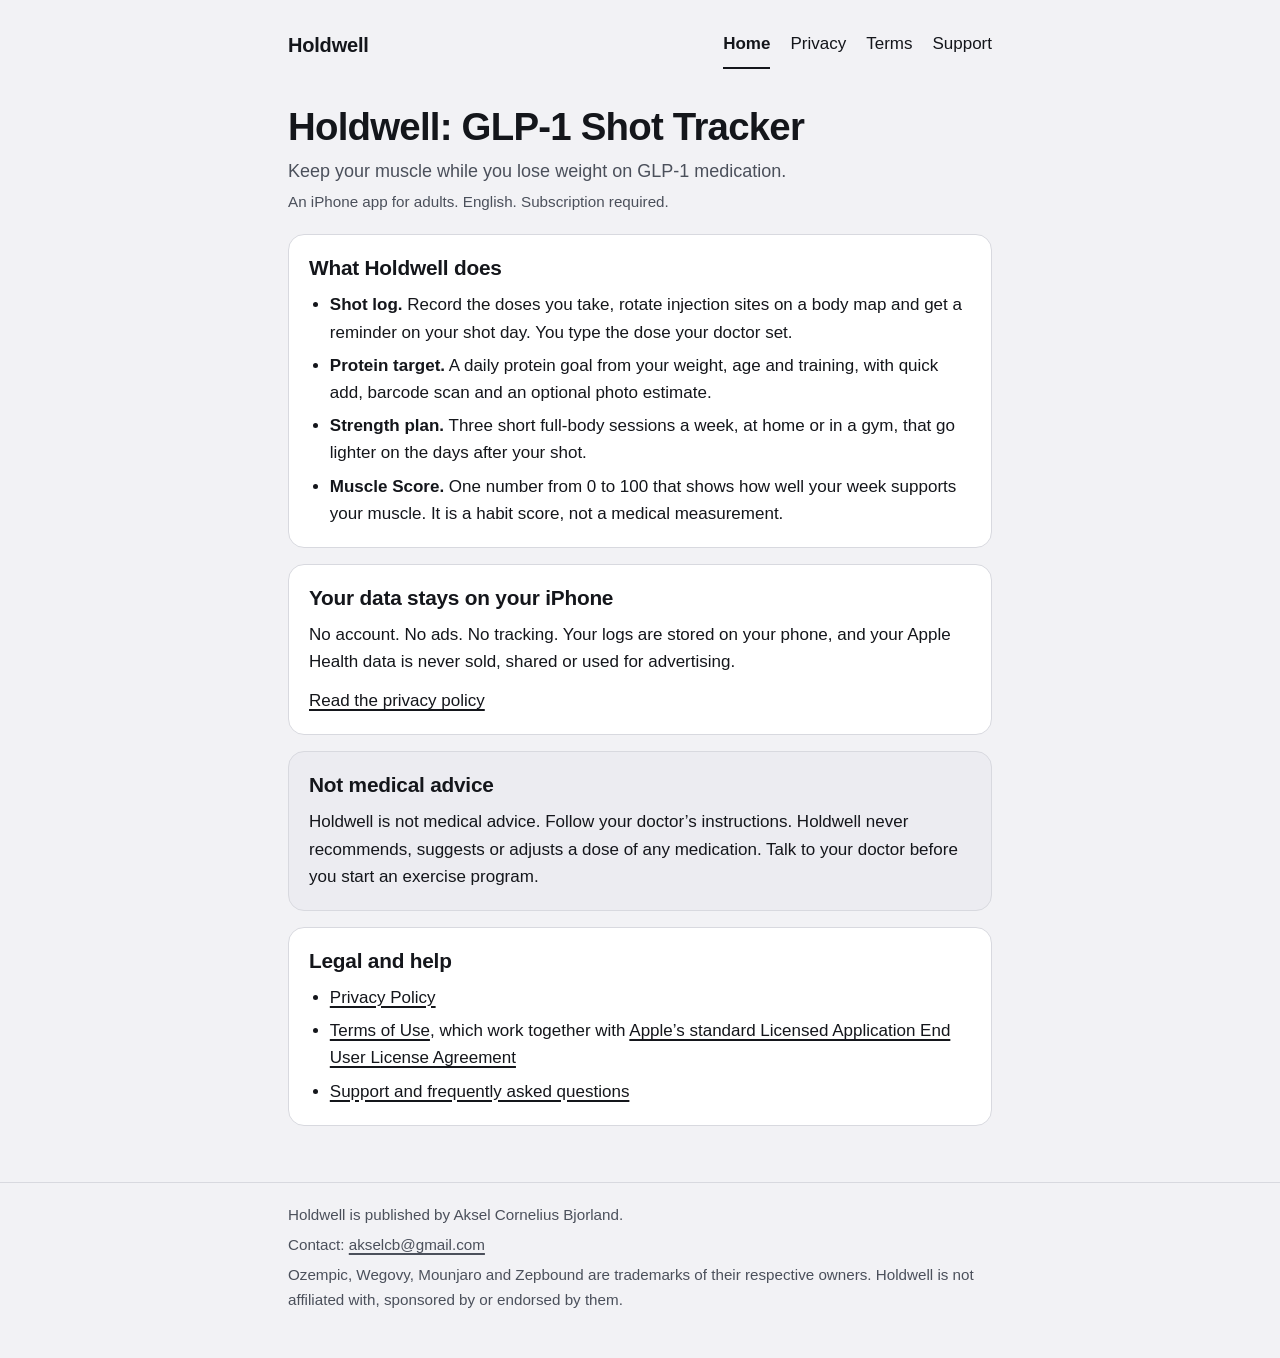
<file: index.html>
<!doctype html>
<html lang="en">
<head>
<meta charset="utf-8">
<meta name="viewport" content="width=device-width, initial-scale=1">
<title>Holdwell: GLP-1 Shot Tracker</title>
<meta name="description" content="Holdwell is an iPhone app for adults on GLP-1 medication: a shot log, a daily protein target and three short strength sessions a week. Privacy policy, terms and support.">
<meta name="color-scheme" content="light dark">
<meta name="theme-color" content="#F2F2F5" media="(prefers-color-scheme: light)">
<meta name="theme-color" content="#0A0B0E" media="(prefers-color-scheme: dark)">
<link rel="icon" href="data:image/svg+xml,%3Csvg xmlns='http://www.w3.org/2000/svg' viewBox='0 0 64 64'%3E%3Crect width='64' height='64' rx='14' fill='%2316171c'/%3E%3Cpath d='M51.48 34.48A19.5 19.5 0 0 1 44.53 48.54' stroke='%23323640' stroke-width='7.6' stroke-linecap='round' fill='none'/%3E%3Cpath d='M19.47 48.54A19.5 19.5 0 0 1 22.40 16.63' stroke='%23F2A20C' stroke-width='7.6' stroke-linecap='butt' fill='none'/%3E%3Cpath d='M23.30 16.15A19.5 19.5 0 0 1 46.69 20.78' stroke='%23F0505A' stroke-width='7.6' stroke-linecap='butt' fill='none'/%3E%3Cpath d='M47.35 21.57A19.5 19.5 0 0 1 51.50 33.46' stroke='%231FAE9E' stroke-width='7.6' stroke-linecap='butt' fill='none'/%3E%3Ccircle cx='19.47' cy='48.54' r='3.8' fill='%23F2A20C'/%3E%3Ccircle cx='51.50' cy='33.46' r='3.8' fill='%231FAE9E'/%3E%3C/svg%3E">
<link rel="stylesheet" href="site.css">
</head>
<body>
<a class="skip" href="#main">Skip to content</a>

<header class="site">
  <div class="wrap">
    <a class="brand" href="index.html">Holdwell</a>
    <nav class="site" aria-label="Main">
      <ul>
        <li><a href="index.html" aria-current="page">Home</a></li>
        <li><a href="privacy.html">Privacy</a></li>
        <li><a href="terms.html">Terms</a></li>
        <li><a href="support.html">Support</a></li>
      </ul>
    </nav>
  </div>
</header>

<main id="main">
  <div class="wrap">
    <h1>Holdwell: GLP-1 Shot Tracker</h1>
    <p class="lede">Keep your muscle while you lose weight on GLP-1 medication.</p>
    <p class="meta">An iPhone app for adults. English. Subscription required.</p>

    <section class="card" aria-labelledby="what">
      <h2 id="what">What Holdwell does</h2>
      <ul>
        <li><strong>Shot log.</strong> Record the doses you take, rotate injection sites on a body map and get a reminder on your shot day. You type the dose your doctor set.</li>
        <li><strong>Protein target.</strong> A daily protein goal from your weight, age and training, with quick add, barcode scan and an optional photo estimate.</li>
        <li><strong>Strength plan.</strong> Three short full-body sessions a week, at home or in a gym, that go lighter on the days after your shot.</li>
        <li><strong>Muscle Score.</strong> One number from 0 to 100 that shows how well your week supports your muscle. It is a habit score, not a medical measurement.</li>
      </ul>
    </section>

    <section class="card" aria-labelledby="privacy-line">
      <h2 id="privacy-line">Your data stays on your iPhone</h2>
      <p>No account. No ads. No tracking. Your logs are stored on your phone, and your Apple Health data is never sold, shared or used for advertising.</p>
      <p><a href="privacy.html">Read the privacy policy</a></p>
    </section>

    <section class="card tint" aria-labelledby="medical">
      <h2 id="medical">Not medical advice</h2>
      <p>Holdwell is not medical advice. Follow your doctor&rsquo;s instructions. Holdwell never recommends, suggests or adjusts a dose of any medication. Talk to your doctor before you start an exercise program.</p>
    </section>

    <section class="card" aria-labelledby="links">
      <h2 id="links">Legal and help</h2>
      <ul>
        <li><a href="privacy.html">Privacy Policy</a></li>
        <li><a href="terms.html">Terms of Use</a>, which work together with <a href="https://www.apple.com/legal/internet-services/itunes/dev/stdeula/" rel="noopener">Apple&rsquo;s standard Licensed Application End User License Agreement</a></li>
        <li><a href="support.html">Support and frequently asked questions</a></li>
      </ul>
    </section>
  </div>
</main>

<footer class="site">
  <div class="wrap">
    <p>Holdwell is published by Aksel Cornelius Bjorland.</p>
    <p>Contact: <a href="mailto:akselcb@gmail.com">akselcb@gmail.com</a></p>
    <p>Ozempic, Wegovy, Mounjaro and Zepbound are trademarks of their respective owners. Holdwell is not affiliated with, sponsored by or endorsed by them.</p>
  </div>
</footer>
</body>
</html>
</file>
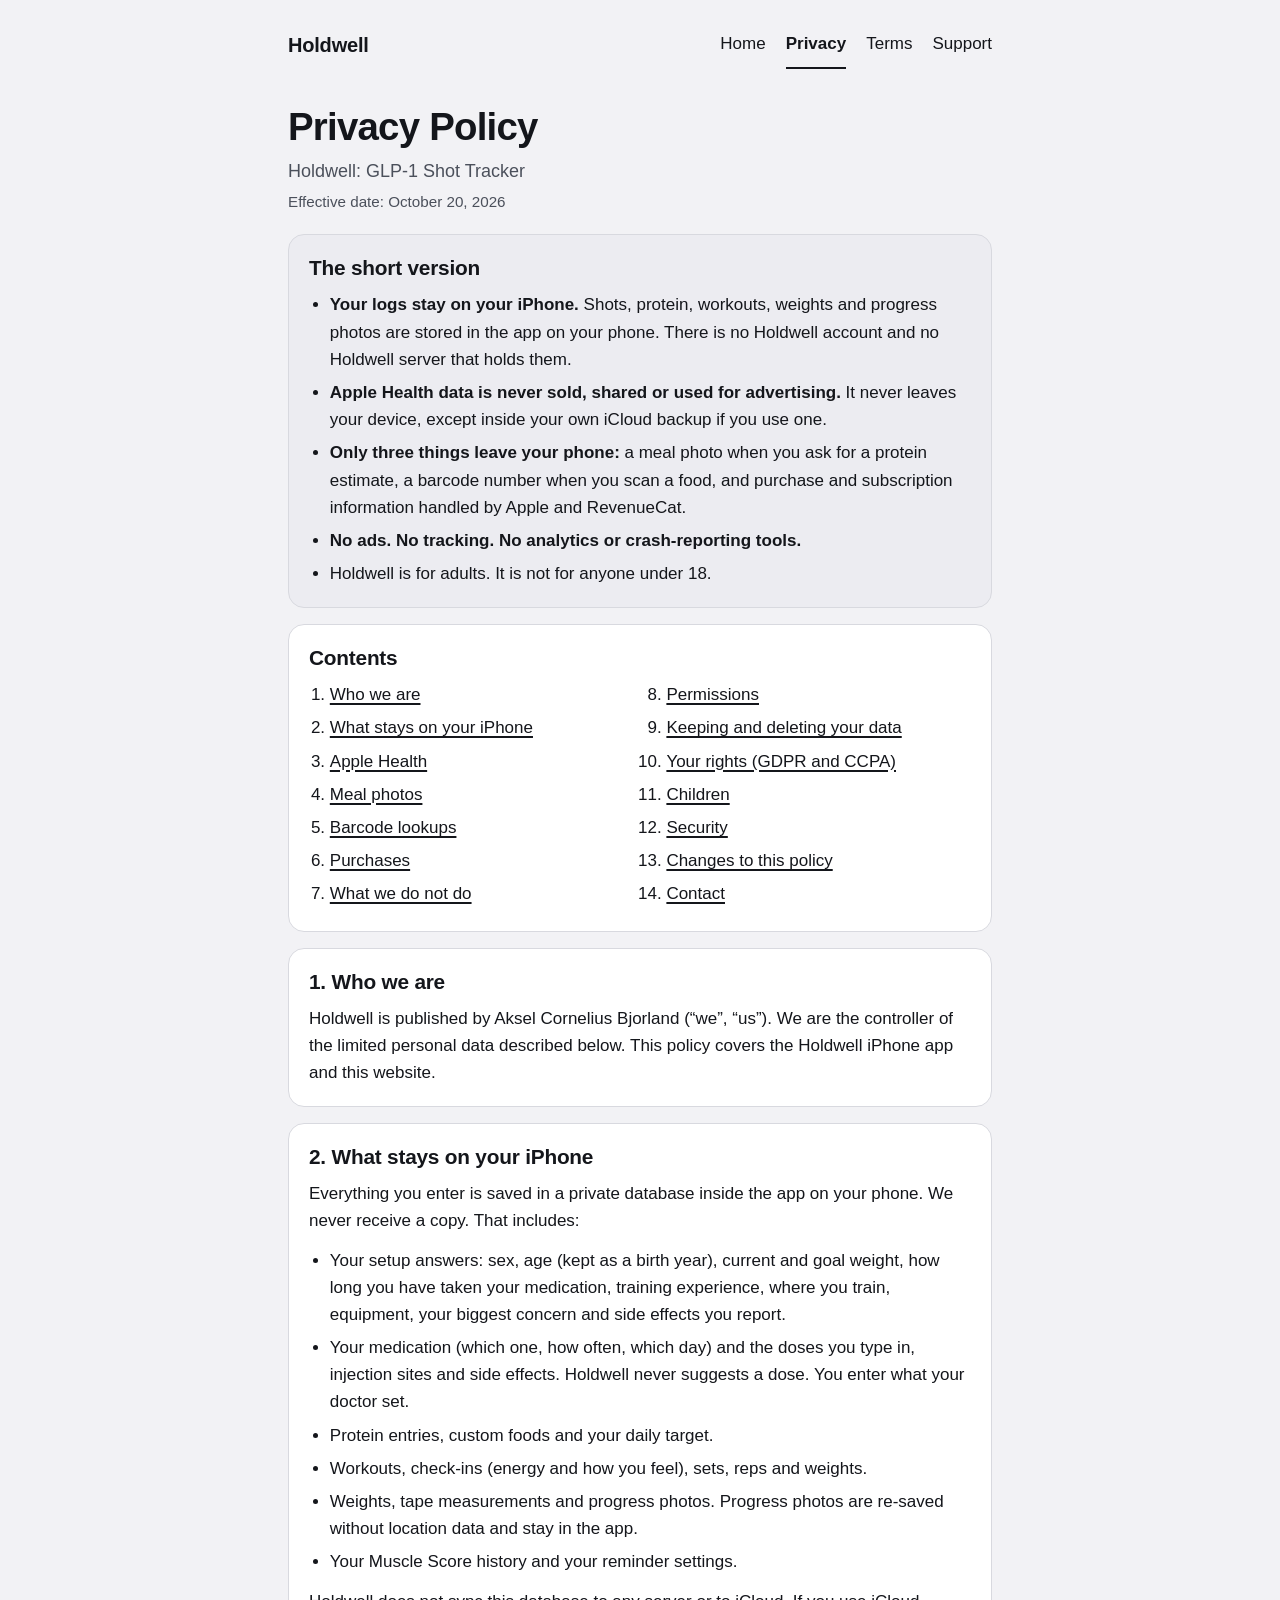
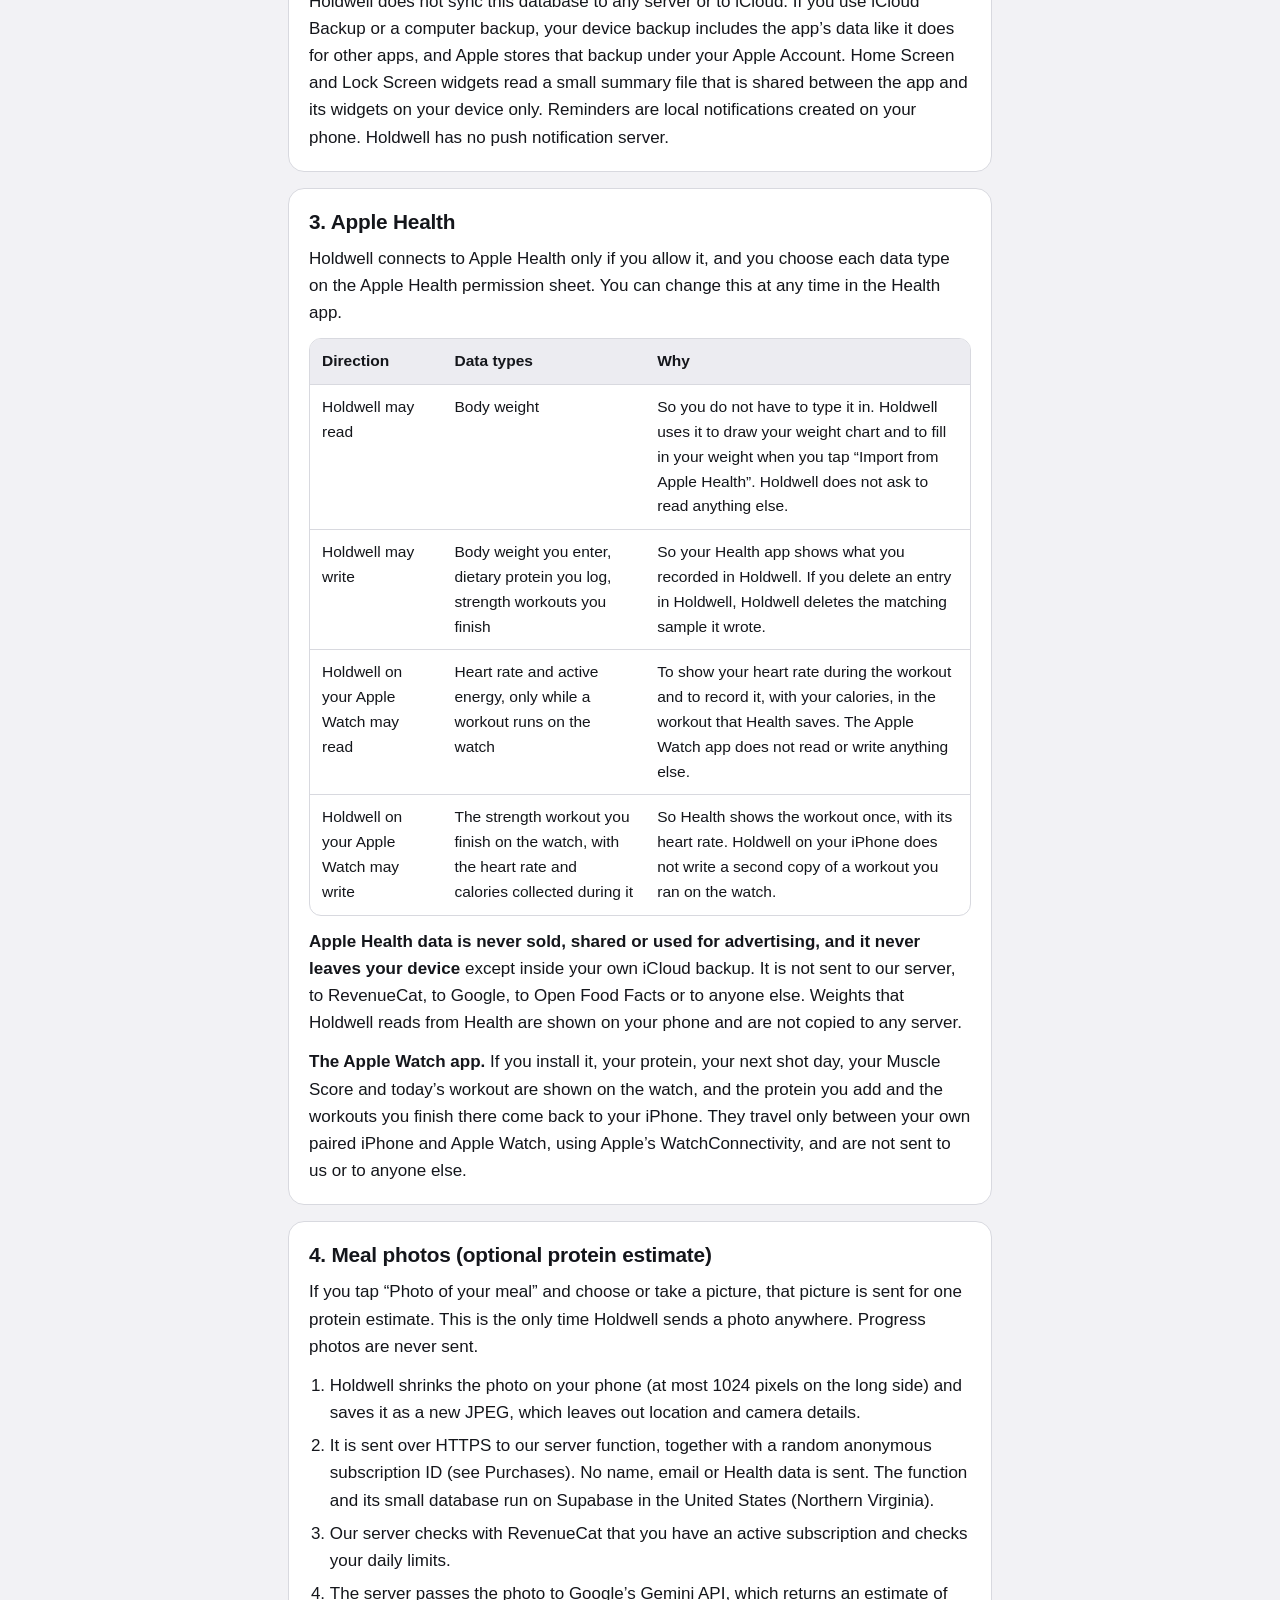
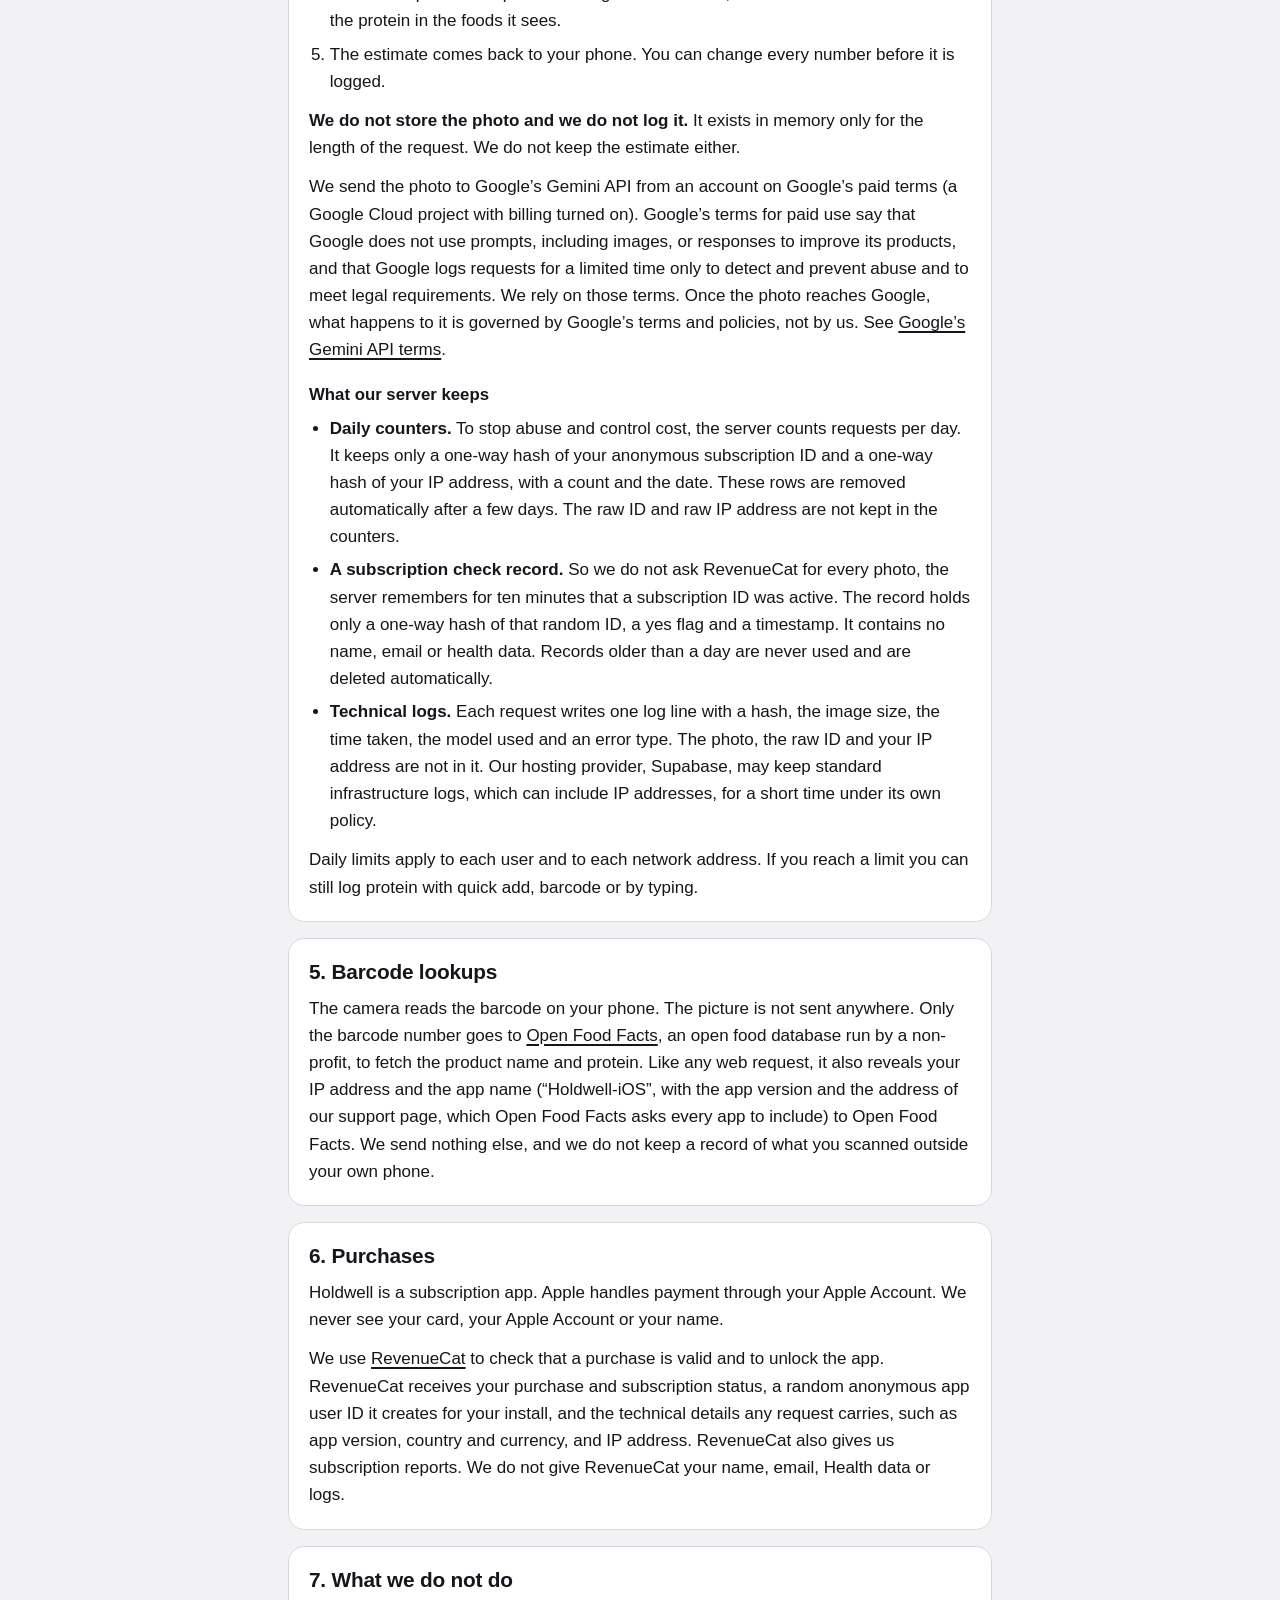
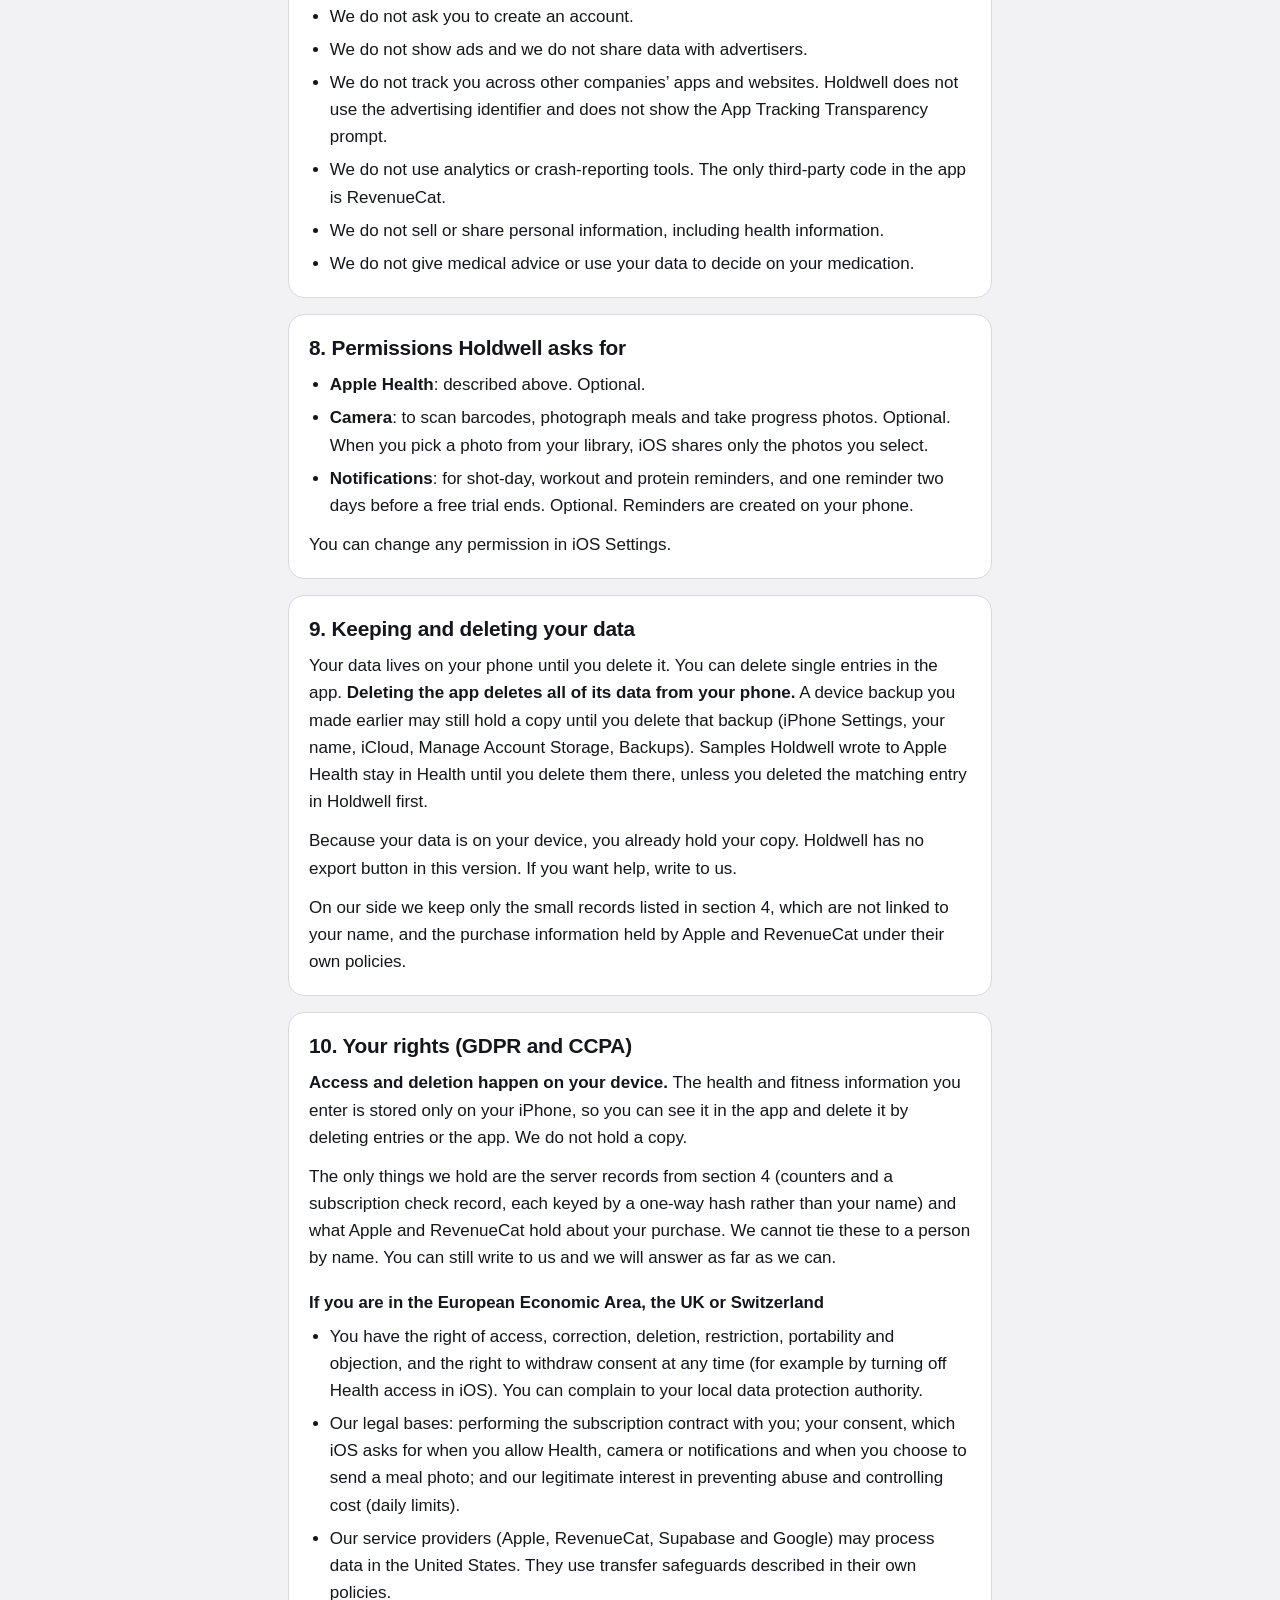
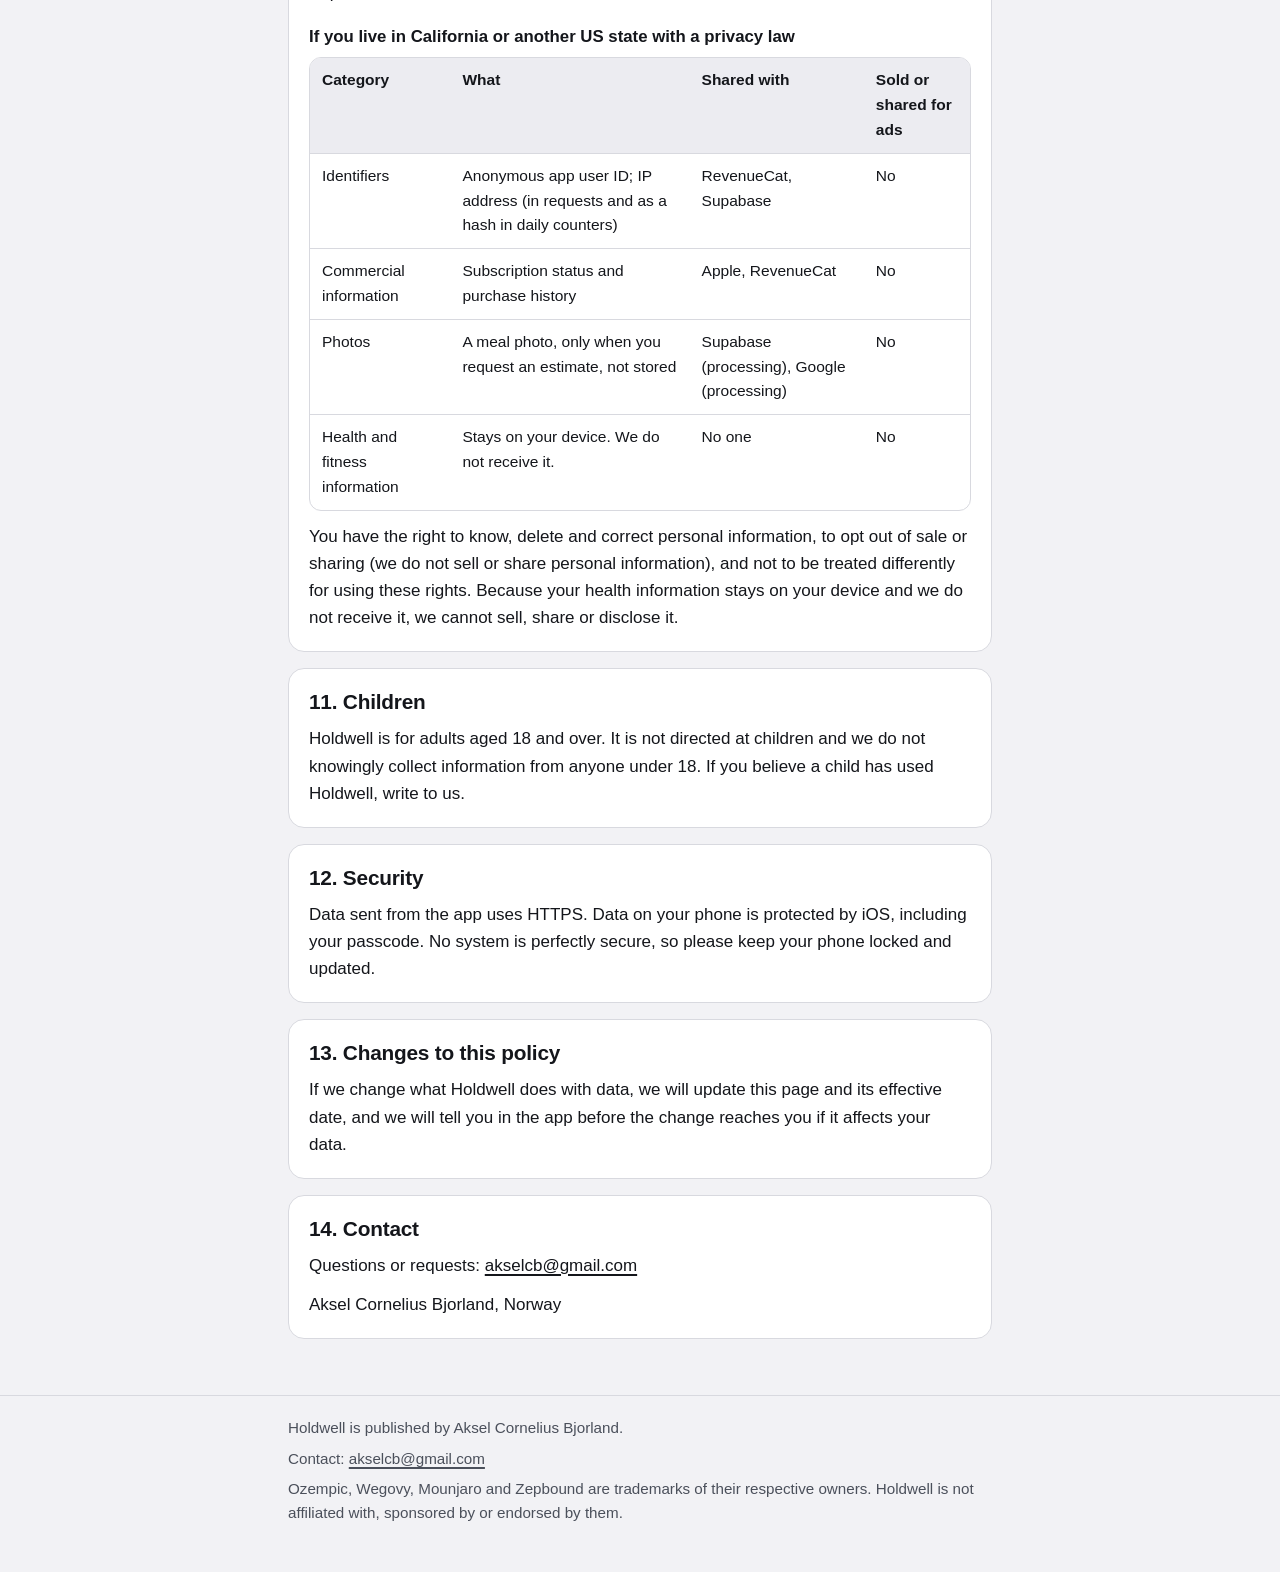
<file: privacy.html>
<!doctype html>
<html lang="en">
<head>
<meta charset="utf-8">
<meta name="viewport" content="width=device-width, initial-scale=1">
<title>Privacy Policy | Holdwell</title>
<meta name="description" content="How Holdwell handles your data. Your logs stay on your iPhone. No account, no ads, no tracking. Apple Health data is never sold, shared or used for advertising.">
<meta name="color-scheme" content="light dark">
<meta name="theme-color" content="#F2F2F5" media="(prefers-color-scheme: light)">
<meta name="theme-color" content="#0A0B0E" media="(prefers-color-scheme: dark)">
<link rel="icon" href="data:image/svg+xml,%3Csvg xmlns='http://www.w3.org/2000/svg' viewBox='0 0 64 64'%3E%3Crect width='64' height='64' rx='14' fill='%2316171c'/%3E%3Cpath d='M51.48 34.48A19.5 19.5 0 0 1 44.53 48.54' stroke='%23323640' stroke-width='7.6' stroke-linecap='round' fill='none'/%3E%3Cpath d='M19.47 48.54A19.5 19.5 0 0 1 22.40 16.63' stroke='%23F2A20C' stroke-width='7.6' stroke-linecap='butt' fill='none'/%3E%3Cpath d='M23.30 16.15A19.5 19.5 0 0 1 46.69 20.78' stroke='%23F0505A' stroke-width='7.6' stroke-linecap='butt' fill='none'/%3E%3Cpath d='M47.35 21.57A19.5 19.5 0 0 1 51.50 33.46' stroke='%231FAE9E' stroke-width='7.6' stroke-linecap='butt' fill='none'/%3E%3Ccircle cx='19.47' cy='48.54' r='3.8' fill='%23F2A20C'/%3E%3Ccircle cx='51.50' cy='33.46' r='3.8' fill='%231FAE9E'/%3E%3C/svg%3E">
<link rel="stylesheet" href="site.css">
</head>
<body>
<a class="skip" href="#main">Skip to content</a>

<header class="site">
  <div class="wrap">
    <a class="brand" href="index.html">Holdwell</a>
    <nav class="site" aria-label="Main">
      <ul>
        <li><a href="index.html">Home</a></li>
        <li><a href="privacy.html" aria-current="page">Privacy</a></li>
        <li><a href="terms.html">Terms</a></li>
        <li><a href="support.html">Support</a></li>
      </ul>
    </nav>
  </div>
</header>

<main id="main">
  <div class="wrap">
    <h1>Privacy Policy</h1>
    <p class="lede">Holdwell: GLP-1 Shot Tracker</p>
    <p class="meta">Effective date: <time datetime="2026-10-20">October 20, 2026</time></p>

    <section class="card tint" id="summary" aria-labelledby="h-summary">
      <h2 id="h-summary">The short version</h2>
      <ul>
        <li><strong>Your logs stay on your iPhone.</strong> Shots, protein, workouts, weights and progress photos are stored in the app on your phone. There is no Holdwell account and no Holdwell server that holds them.</li>
        <li><strong>Apple Health data is never sold, shared or used for advertising.</strong> It never leaves your device, except inside your own iCloud backup if you use one.</li>
        <li><strong>Only three things leave your phone:</strong> a meal photo when you ask for a protein estimate, a barcode number when you scan a food, and purchase and subscription information handled by Apple and RevenueCat.</li>
        <li><strong>No ads. No tracking. No analytics or crash-reporting tools.</strong></li>
        <li>Holdwell is for adults. It is not for anyone under 18.</li>
      </ul>
    </section>

    <nav class="card toc" aria-labelledby="h-toc">
      <h2 id="h-toc">Contents</h2>
      <ol>
        <li><a href="#who">Who we are</a></li>
        <li><a href="#device">What stays on your iPhone</a></li>
        <li><a href="#health">Apple Health</a></li>
        <li><a href="#meal">Meal photos</a></li>
        <li><a href="#barcode">Barcode lookups</a></li>
        <li><a href="#purchases">Purchases</a></li>
        <li><a href="#never">What we do not do</a></li>
        <li><a href="#permissions">Permissions</a></li>
        <li><a href="#retention">Keeping and deleting your data</a></li>
        <li><a href="#rights">Your rights (GDPR and CCPA)</a></li>
        <li><a href="#children">Children</a></li>
        <li><a href="#security">Security</a></li>
        <li><a href="#changes">Changes to this policy</a></li>
        <li><a href="#contact">Contact</a></li>
      </ol>
    </nav>

    <section class="card" id="who" aria-labelledby="h-who">
      <h2 id="h-who">1. Who we are</h2>
      <p>Holdwell is published by Aksel Cornelius Bjorland (&ldquo;we&rdquo;, &ldquo;us&rdquo;). We are the controller of the limited personal data described below. This policy covers the Holdwell iPhone app and this website.</p>
    </section>

    <section class="card" id="device" aria-labelledby="h-device">
      <h2 id="h-device">2. What stays on your iPhone</h2>
      <p>Everything you enter is saved in a private database inside the app on your phone. We never receive a copy. That includes:</p>
      <ul>
        <li>Your setup answers: sex, age (kept as a birth year), current and goal weight, how long you have taken your medication, training experience, where you train, equipment, your biggest concern and side effects you report.</li>
        <li>Your medication (which one, how often, which day) and the doses you type in, injection sites and side effects. Holdwell never suggests a dose. You enter what your doctor set.</li>
        <li>Protein entries, custom foods and your daily target.</li>
        <li>Workouts, check-ins (energy and how you feel), sets, reps and weights.</li>
        <li>Weights, tape measurements and progress photos. Progress photos are re-saved without location data and stay in the app.</li>
        <li>Your Muscle Score history and your reminder settings.</li>
      </ul>
      <p>Holdwell does not sync this database to any server or to iCloud. If you use iCloud Backup or a computer backup, your device backup includes the app&rsquo;s data like it does for other apps, and Apple stores that backup under your Apple Account. Home Screen and Lock Screen widgets read a small summary file that is shared between the app and its widgets on your device only. Reminders are local notifications created on your phone. Holdwell has no push notification server.</p>
    </section>

    <section class="card" id="health" aria-labelledby="h-health">
      <h2 id="h-health">3. Apple Health</h2>
      <p>Holdwell connects to Apple Health only if you allow it, and you choose each data type on the Apple Health permission sheet. You can change this at any time in the Health app.</p>
      <div class="table-wrap" role="region" aria-label="Apple Health data types" tabindex="0">
        <table>
          <thead>
            <tr><th scope="col">Direction</th><th scope="col">Data types</th><th scope="col">Why</th></tr>
          </thead>
          <tbody>
            <tr><td>Holdwell may read</td><td>Body weight</td><td>So you do not have to type it in. Holdwell uses it to draw your weight chart and to fill in your weight when you tap &ldquo;Import from Apple Health&rdquo;. Holdwell does not ask to read anything else.</td></tr>
            <tr><td>Holdwell may write</td><td>Body weight you enter, dietary protein you log, strength workouts you finish</td><td>So your Health app shows what you recorded in Holdwell. If you delete an entry in Holdwell, Holdwell deletes the matching sample it wrote.</td></tr>
            <tr><td>Holdwell on your Apple Watch may read</td><td>Heart rate and active energy, only while a workout runs on the watch</td><td>To show your heart rate during the workout and to record it, with your calories, in the workout that Health saves. The Apple Watch app does not read or write anything else.</td></tr>
            <tr><td>Holdwell on your Apple Watch may write</td><td>The strength workout you finish on the watch, with the heart rate and calories collected during it</td><td>So Health shows the workout once, with its heart rate. Holdwell on your iPhone does not write a second copy of a workout you ran on the watch.</td></tr>
          </tbody>
        </table>
      </div>
      <p><strong>Apple Health data is never sold, shared or used for advertising, and it never leaves your device</strong> except inside your own iCloud backup. It is not sent to our server, to RevenueCat, to Google, to Open Food Facts or to anyone else. Weights that Holdwell reads from Health are shown on your phone and are not copied to any server.</p>
      <p><strong>The Apple Watch app.</strong> If you install it, your protein, your next shot day, your Muscle Score and today&rsquo;s workout are shown on the watch, and the protein you add and the workouts you finish there come back to your iPhone. They travel only between your own paired iPhone and Apple Watch, using Apple&rsquo;s WatchConnectivity, and are not sent to us or to anyone else.</p>
    </section>

    <section class="card" id="meal" aria-labelledby="h-meal">
      <h2 id="h-meal">4. Meal photos (optional protein estimate)</h2>
      <p>If you tap &ldquo;Photo of your meal&rdquo; and choose or take a picture, that picture is sent for one protein estimate. This is the only time Holdwell sends a photo anywhere. Progress photos are never sent.</p>
      <ol>
        <li>Holdwell shrinks the photo on your phone (at most 1024 pixels on the long side) and saves it as a new JPEG, which leaves out location and camera details.</li>
        <li>It is sent over HTTPS to our server function, together with a random anonymous subscription ID (see Purchases). No name, email or Health data is sent. The function and its small database run on Supabase in the United States (Northern Virginia).</li>
        <li>Our server checks with RevenueCat that you have an active subscription and checks your daily limits.</li>
        <li>The server passes the photo to Google&rsquo;s Gemini API, which returns an estimate of the protein in the foods it sees.</li>
        <li>The estimate comes back to your phone. You can change every number before it is logged.</li>
      </ol>
      <p><strong>We do not store the photo and we do not log it.</strong> It exists in memory only for the length of the request. We do not keep the estimate either.</p>
      <p>We send the photo to Google&rsquo;s Gemini API from an account on Google&rsquo;s paid terms (a Google Cloud project with billing turned on). Google&rsquo;s terms for paid use say that Google does not use prompts, including images, or responses to improve its products, and that Google logs requests for a limited time only to detect and prevent abuse and to meet legal requirements. We rely on those terms. Once the photo reaches Google, what happens to it is governed by Google&rsquo;s terms and policies, not by us. See <a href="https://ai.google.dev/gemini-api/terms" rel="noopener">Google&rsquo;s Gemini API terms</a>.</p>
      <h3>What our server keeps</h3>
      <ul>
        <li><strong>Daily counters.</strong> To stop abuse and control cost, the server counts requests per day. It keeps only a one-way hash of your anonymous subscription ID and a one-way hash of your IP address, with a count and the date. These rows are removed automatically after a few days. The raw ID and raw IP address are not kept in the counters.</li>
        <li><strong>A subscription check record.</strong> So we do not ask RevenueCat for every photo, the server remembers for ten minutes that a subscription ID was active. The record holds only a one-way hash of that random ID, a yes flag and a timestamp. It contains no name, email or health data. Records older than a day are never used and are deleted automatically.</li>
        <li><strong>Technical logs.</strong> Each request writes one log line with a hash, the image size, the time taken, the model used and an error type. The photo, the raw ID and your IP address are not in it. Our hosting provider, Supabase, may keep standard infrastructure logs, which can include IP addresses, for a short time under its own policy.</li>
      </ul>
      <p>Daily limits apply to each user and to each network address. If you reach a limit you can still log protein with quick add, barcode or by typing.</p>
    </section>

    <section class="card" id="barcode" aria-labelledby="h-barcode">
      <h2 id="h-barcode">5. Barcode lookups</h2>
      <p>The camera reads the barcode on your phone. The picture is not sent anywhere. Only the barcode number goes to <a href="https://world.openfoodfacts.org/privacy" rel="noopener">Open Food Facts</a>, an open food database run by a non-profit, to fetch the product name and protein. Like any web request, it also reveals your IP address and the app name (&ldquo;Holdwell-iOS&rdquo;, with the app version and the address of our support page, which Open Food Facts asks every app to include) to Open Food Facts. We send nothing else, and we do not keep a record of what you scanned outside your own phone.</p>
    </section>

    <section class="card" id="purchases" aria-labelledby="h-purchases">
      <h2 id="h-purchases">6. Purchases</h2>
      <p>Holdwell is a subscription app. Apple handles payment through your Apple Account. We never see your card, your Apple Account or your name.</p>
      <p>We use <a href="https://www.revenuecat.com/privacy/" rel="noopener">RevenueCat</a> to check that a purchase is valid and to unlock the app. RevenueCat receives your purchase and subscription status, a random anonymous app user ID it creates for your install, and the technical details any request carries, such as app version, country and currency, and IP address. RevenueCat also gives us subscription reports. We do not give RevenueCat your name, email, Health data or logs.</p>
    </section>

    <section class="card" id="never" aria-labelledby="h-never">
      <h2 id="h-never">7. What we do not do</h2>
      <ul>
        <li>We do not ask you to create an account.</li>
        <li>We do not show ads and we do not share data with advertisers.</li>
        <li>We do not track you across other companies&rsquo; apps and websites. Holdwell does not use the advertising identifier and does not show the App Tracking Transparency prompt.</li>
        <li>We do not use analytics or crash-reporting tools. The only third-party code in the app is RevenueCat.</li>
        <li>We do not sell or share personal information, including health information.</li>
        <li>We do not give medical advice or use your data to decide on your medication.</li>
      </ul>
    </section>

    <section class="card" id="permissions" aria-labelledby="h-permissions">
      <h2 id="h-permissions">8. Permissions Holdwell asks for</h2>
      <ul>
        <li><strong>Apple Health</strong>: described above. Optional.</li>
        <li><strong>Camera</strong>: to scan barcodes, photograph meals and take progress photos. Optional. When you pick a photo from your library, iOS shares only the photos you select.</li>
        <li><strong>Notifications</strong>: for shot-day, workout and protein reminders, and one reminder two days before a free trial ends. Optional. Reminders are created on your phone.</li>
      </ul>
      <p>You can change any permission in iOS Settings.</p>
    </section>

    <section class="card" id="retention" aria-labelledby="h-retention">
      <h2 id="h-retention">9. Keeping and deleting your data</h2>
      <p>Your data lives on your phone until you delete it. You can delete single entries in the app. <strong>Deleting the app deletes all of its data from your phone.</strong> A device backup you made earlier may still hold a copy until you delete that backup (iPhone Settings, your name, iCloud, Manage Account Storage, Backups). Samples Holdwell wrote to Apple Health stay in Health until you delete them there, unless you deleted the matching entry in Holdwell first.</p>
      <p>Because your data is on your device, you already hold your copy. Holdwell has no export button in this version. If you want help, write to us.</p>
      <p>On our side we keep only the small records listed in section 4, which are not linked to your name, and the purchase information held by Apple and RevenueCat under their own policies.</p>
    </section>

    <section class="card" id="rights" aria-labelledby="h-rights">
      <h2 id="h-rights">10. Your rights (GDPR and CCPA)</h2>
      <p><strong>Access and deletion happen on your device.</strong> The health and fitness information you enter is stored only on your iPhone, so you can see it in the app and delete it by deleting entries or the app. We do not hold a copy.</p>
      <p>The only things we hold are the server records from section 4 (counters and a subscription check record, each keyed by a one-way hash rather than your name) and what Apple and RevenueCat hold about your purchase. We cannot tie these to a person by name. You can still write to us and we will answer as far as we can.</p>
      <h3>If you are in the European Economic Area, the UK or Switzerland</h3>
      <ul>
        <li>You have the right of access, correction, deletion, restriction, portability and objection, and the right to withdraw consent at any time (for example by turning off Health access in iOS). You can complain to your local data protection authority.</li>
        <li>Our legal bases: performing the subscription contract with you; your consent, which iOS asks for when you allow Health, camera or notifications and when you choose to send a meal photo; and our legitimate interest in preventing abuse and controlling cost (daily limits).</li>
        <li>Our service providers (Apple, RevenueCat, Supabase and Google) may process data in the United States. They use transfer safeguards described in their own policies.</li>
      </ul>
      <h3>If you live in California or another US state with a privacy law</h3>
      <div class="table-wrap" role="region" aria-label="Categories of personal information" tabindex="0">
        <table>
          <thead>
            <tr><th scope="col">Category</th><th scope="col">What</th><th scope="col">Shared with</th><th scope="col">Sold or shared for ads</th></tr>
          </thead>
          <tbody>
            <tr><td>Identifiers</td><td>Anonymous app user ID; IP address (in requests and as a hash in daily counters)</td><td>RevenueCat, Supabase</td><td>No</td></tr>
            <tr><td>Commercial information</td><td>Subscription status and purchase history</td><td>Apple, RevenueCat</td><td>No</td></tr>
            <tr><td>Photos</td><td>A meal photo, only when you request an estimate, not stored</td><td>Supabase (processing), Google (processing)</td><td>No</td></tr>
            <tr><td>Health and fitness information</td><td>Stays on your device. We do not receive it.</td><td>No one</td><td>No</td></tr>
          </tbody>
        </table>
      </div>
      <p>You have the right to know, delete and correct personal information, to opt out of sale or sharing (we do not sell or share personal information), and not to be treated differently for using these rights. Because your health information stays on your device and we do not receive it, we cannot sell, share or disclose it.</p>
    </section>

    <section class="card" id="children" aria-labelledby="h-children">
      <h2 id="h-children">11. Children</h2>
      <p>Holdwell is for adults aged 18 and over. It is not directed at children and we do not knowingly collect information from anyone under 18. If you believe a child has used Holdwell, write to us.</p>
    </section>

    <section class="card" id="security" aria-labelledby="h-security">
      <h2 id="h-security">12. Security</h2>
      <p>Data sent from the app uses HTTPS. Data on your phone is protected by iOS, including your passcode. No system is perfectly secure, so please keep your phone locked and updated.</p>
    </section>

    <section class="card" id="changes" aria-labelledby="h-changes">
      <h2 id="h-changes">13. Changes to this policy</h2>
      <p>If we change what Holdwell does with data, we will update this page and its effective date, and we will tell you in the app before the change reaches you if it affects your data.</p>
    </section>

    <section class="card" id="contact" aria-labelledby="h-contact">
      <h2 id="h-contact">14. Contact</h2>
      <p>Questions or requests: <a href="mailto:akselcb@gmail.com">akselcb@gmail.com</a></p>
      <p>Aksel Cornelius Bjorland, Norway</p>
    </section>
  </div>
</main>

<footer class="site">
  <div class="wrap">
    <p>Holdwell is published by Aksel Cornelius Bjorland.</p>
    <p>Contact: <a href="mailto:akselcb@gmail.com">akselcb@gmail.com</a></p>
    <p>Ozempic, Wegovy, Mounjaro and Zepbound are trademarks of their respective owners. Holdwell is not affiliated with, sponsored by or endorsed by them.</p>
  </div>
</footer>
</body>
</html>
</file>
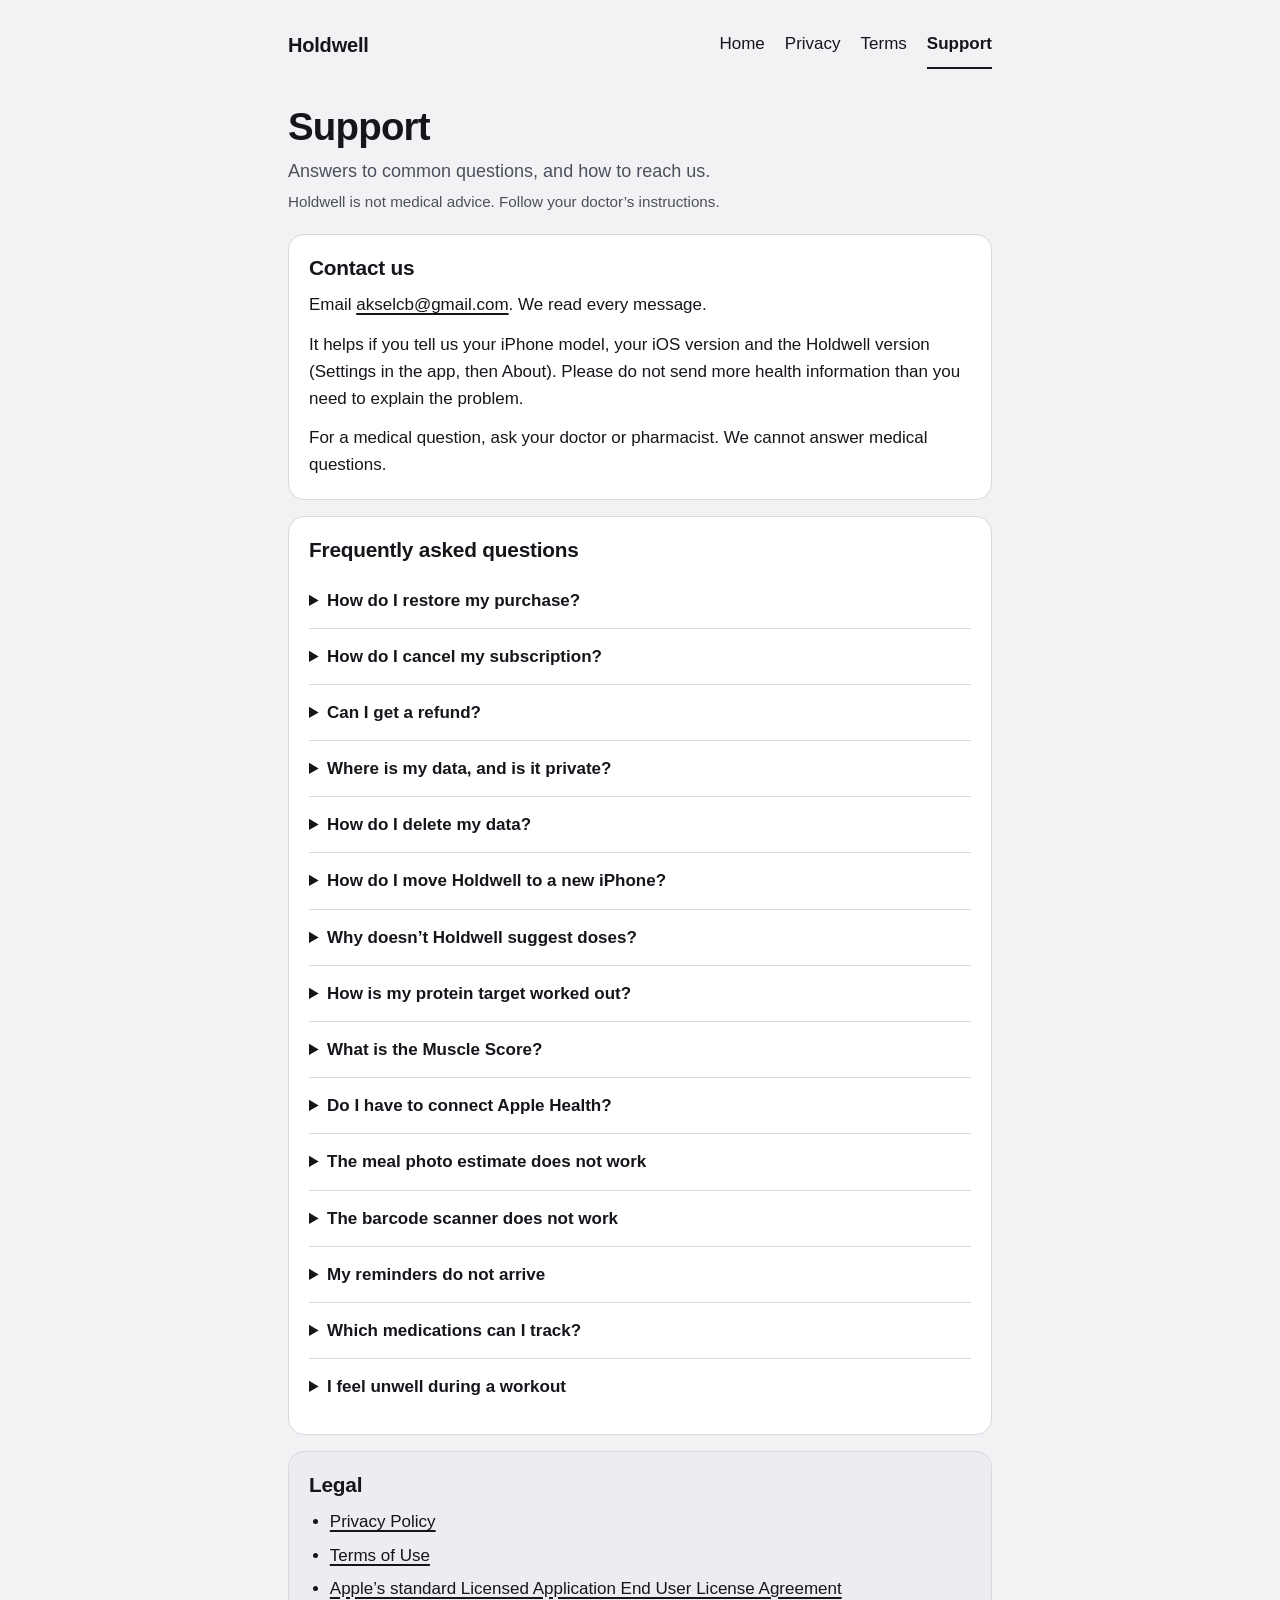
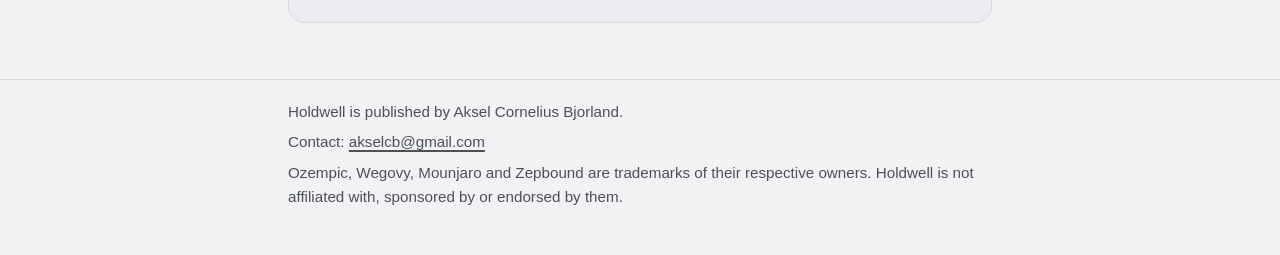
<file: support.html>
<!doctype html>
<html lang="en">
<head>
<meta charset="utf-8">
<meta name="viewport" content="width=device-width, initial-scale=1">
<title>Support | Holdwell</title>
<meta name="description" content="Help for Holdwell: restore purchases, cancel a subscription, where your data is stored, why Holdwell never suggests a dose, and how to contact us.">
<meta name="color-scheme" content="light dark">
<meta name="theme-color" content="#F2F2F5" media="(prefers-color-scheme: light)">
<meta name="theme-color" content="#0A0B0E" media="(prefers-color-scheme: dark)">
<link rel="icon" href="data:image/svg+xml,%3Csvg xmlns='http://www.w3.org/2000/svg' viewBox='0 0 64 64'%3E%3Crect width='64' height='64' rx='14' fill='%2316171c'/%3E%3Cpath d='M51.48 34.48A19.5 19.5 0 0 1 44.53 48.54' stroke='%23323640' stroke-width='7.6' stroke-linecap='round' fill='none'/%3E%3Cpath d='M19.47 48.54A19.5 19.5 0 0 1 22.40 16.63' stroke='%23F2A20C' stroke-width='7.6' stroke-linecap='butt' fill='none'/%3E%3Cpath d='M23.30 16.15A19.5 19.5 0 0 1 46.69 20.78' stroke='%23F0505A' stroke-width='7.6' stroke-linecap='butt' fill='none'/%3E%3Cpath d='M47.35 21.57A19.5 19.5 0 0 1 51.50 33.46' stroke='%231FAE9E' stroke-width='7.6' stroke-linecap='butt' fill='none'/%3E%3Ccircle cx='19.47' cy='48.54' r='3.8' fill='%23F2A20C'/%3E%3Ccircle cx='51.50' cy='33.46' r='3.8' fill='%231FAE9E'/%3E%3C/svg%3E">
<link rel="stylesheet" href="site.css">
</head>
<body>
<a class="skip" href="#main">Skip to content</a>

<header class="site">
  <div class="wrap">
    <a class="brand" href="index.html">Holdwell</a>
    <nav class="site" aria-label="Main">
      <ul>
        <li><a href="index.html">Home</a></li>
        <li><a href="privacy.html">Privacy</a></li>
        <li><a href="terms.html">Terms</a></li>
        <li><a href="support.html" aria-current="page">Support</a></li>
      </ul>
    </nav>
  </div>
</header>

<main id="main">
  <div class="wrap">
    <h1>Support</h1>
    <p class="lede">Answers to common questions, and how to reach us.</p>
    <p class="meta">Holdwell is not medical advice. Follow your doctor&rsquo;s instructions.</p>

    <section class="card" id="contact" aria-labelledby="h-contact">
      <h2 id="h-contact">Contact us</h2>
      <p>Email <a href="mailto:akselcb@gmail.com">akselcb@gmail.com</a>. We read every message.</p>
      <p>It helps if you tell us your iPhone model, your iOS version and the Holdwell version (Settings in the app, then About). Please do not send more health information than you need to explain the problem.</p>
      <p>For a medical question, ask your doctor or pharmacist. We cannot answer medical questions.</p>
    </section>

    <section class="card" aria-labelledby="h-faq">
      <h2 id="h-faq">Frequently asked questions</h2>

      <details id="restore">
        <summary>How do I restore my purchase?</summary>
        <p>Open Holdwell and tap <strong>Restore Purchases</strong> on the subscription screen. Use the same Apple Account you subscribed with. This is how you get Holdwell back after you reinstall the app or move to a new iPhone. If nothing happens, check that you are signed in to the right Apple Account in iPhone Settings, then email us.</p>
      </details>

      <details id="cancel">
        <summary>How do I cancel my subscription?</summary>
        <p>Open iPhone Settings, tap your name, tap <strong>Subscriptions</strong>, choose Holdwell and tap <strong>Cancel Subscription</strong>. See <a href="https://support.apple.com/en-us/118428" rel="noopener">Apple&rsquo;s step-by-step guide</a>. Deleting the app does not cancel the subscription. If you are in the 7-day free trial, cancel at least 24 hours before it ends to avoid being charged. You keep access until the end of the period you paid for.</p>
      </details>

      <details id="refund">
        <summary>Can I get a refund?</summary>
        <p>Apple handles payments and refunds, so we cannot refund a purchase ourselves. You can <a href="https://support.apple.com/en-us/118223" rel="noopener">request a refund from Apple</a>.</p>
      </details>

      <details id="data">
        <summary>Where is my data, and is it private?</summary>
        <p>Your shots, protein, workouts, weights and photos are stored in the app on your iPhone. There is no Holdwell account and we do not keep a copy. Apple Health data is never sold, shared or used for advertising. Only a meal photo you choose to analyze, a barcode number you scan, and your purchase information leave your phone. There are no ads and no tracking. Read the full <a href="privacy.html">Privacy Policy</a>.</p>
      </details>

      <details id="delete">
        <summary>How do I delete my data?</summary>
        <p>Because your data is on your phone, deleting it is up to you. Delete single entries in the app, or delete the app to remove everything it stores on your phone. If you used iCloud Backup, an older backup can still hold a copy until you delete that backup in iPhone Settings, your name, iCloud, Manage Account Storage, Backups. Weights, protein and workouts that Holdwell wrote to Apple Health stay in the Health app until you delete them there.</p>
      </details>

      <details id="newphone">
        <summary>How do I move Holdwell to a new iPhone?</summary>
        <p>Your data moves with your phone backup or with Apple&rsquo;s Quick Start transfer. Then open Holdwell and tap Restore Purchases. Holdwell has no account, so there is nothing to sign in to.</p>
      </details>

      <details id="no-dose">
        <summary>Why doesn&rsquo;t Holdwell suggest doses?</summary>
        <p>Your dose is a medical decision between you and your doctor. Holdwell logs what you took and when. It never recommends, suggests or adjusts a dose, and it has no dose charts or &ldquo;next dose&rdquo; advice. When you log a shot, the only thing Holdwell fills in is the number you typed last time, so you do not have to retype it. Change it any time. If you have questions about your dose, ask your doctor or pharmacist.</p>
      </details>

      <details id="protein">
        <summary>How is my protein target worked out?</summary>
        <p>The Dietary Guidelines for Americans 2025-2030 set a protein goal of 1.2 to 1.6 grams per kilogram of body weight a day, and the US physical activity guidelines recommend muscle-strengthening activity on 2 or more days a week. Holdwell multiplies a reference weight by an amount in that range. The reference weight is your goal weight when it is below your current weight, otherwise your current weight. The amount goes up a little if you are 50 or older or already train regularly. The result is rounded to 5 grams. You can set your own target in Settings, and the explanation is on the Protein tab. If your doctor or dietitian gave you a different target, use theirs.</p>
      </details>

      <details id="score">
        <summary>What is the Muscle Score?</summary>
        <p>It is a habit score from 0 to 100 for your last 7 days: protein (45 points), strength sessions (35 points) and the pace of your weight change (20 points). Tap the score in the app to see how it was made. It is not a medical measurement and it does not measure your muscle.</p>
      </details>

      <details id="health">
        <summary>Do I have to connect Apple Health?</summary>
        <p>No. Holdwell works without it, and you choose each data type when iOS asks. You can change access any time in the Health app. See the <a href="privacy.html#health">Apple Health section</a> of the Privacy Policy.</p>
      </details>

      <details id="photo">
        <summary>The meal photo estimate does not work</summary>
        <p>The photo estimate needs an internet connection and an active subscription, and it has a daily limit. If it is unavailable you can always log protein with quick add, a barcode or by typing it in. Estimates are approximate: check the numbers before you log them. See how photos are handled in the <a href="privacy.html#meal">Privacy Policy</a>.</p>
      </details>

      <details id="barcode">
        <summary>The barcode scanner does not work</summary>
        <p>Allow camera access for Holdwell in iPhone Settings. The live scanner needs an iPhone that supports it, so on other devices you can type the barcode number instead. If a product is not found, it is not in the Open Food Facts database yet: type the protein from the label.</p>
      </details>

      <details id="reminders">
        <summary>My reminders do not arrive</summary>
        <p>Allow notifications for Holdwell in iPhone Settings and check that Focus modes are not silencing them. Reminders are created on your phone, so they also work offline. Do not rely on a reminder to take your medication.</p>
      </details>

      <details id="medications">
        <summary>Which medications can I track?</summary>
        <p>Ozempic, Wegovy, Wegovy pill, Mounjaro and Zepbound, or any other medication under &ldquo;Other&rdquo;. Weekly shots and daily pills are supported. Holdwell is not affiliated with the makers of these medications.</p>
      </details>

      <details id="unwell">
        <summary>I feel unwell during a workout</summary>
        <p>Stop. If you feel dizzy, faint, short of breath, or have chest pain, severe nausea or vomiting, or pain, stop exercising and get medical help. In an emergency call your local emergency number (911 in the United States). Ask your doctor before you start or continue an exercise program.</p>
      </details>
    </section>

    <section class="card tint" aria-labelledby="h-legal">
      <h2 id="h-legal">Legal</h2>
      <ul>
        <li><a href="privacy.html">Privacy Policy</a></li>
        <li><a href="terms.html">Terms of Use</a></li>
        <li><a href="https://www.apple.com/legal/internet-services/itunes/dev/stdeula/" rel="noopener">Apple&rsquo;s standard Licensed Application End User License Agreement</a></li>
      </ul>
    </section>
  </div>
</main>

<footer class="site">
  <div class="wrap">
    <p>Holdwell is published by Aksel Cornelius Bjorland.</p>
    <p>Contact: <a href="mailto:akselcb@gmail.com">akselcb@gmail.com</a></p>
    <p>Ozempic, Wegovy, Mounjaro and Zepbound are trademarks of their respective owners. Holdwell is not affiliated with, sponsored by or endorsed by them.</p>
  </div>
</footer>
</body>
</html>
</file>
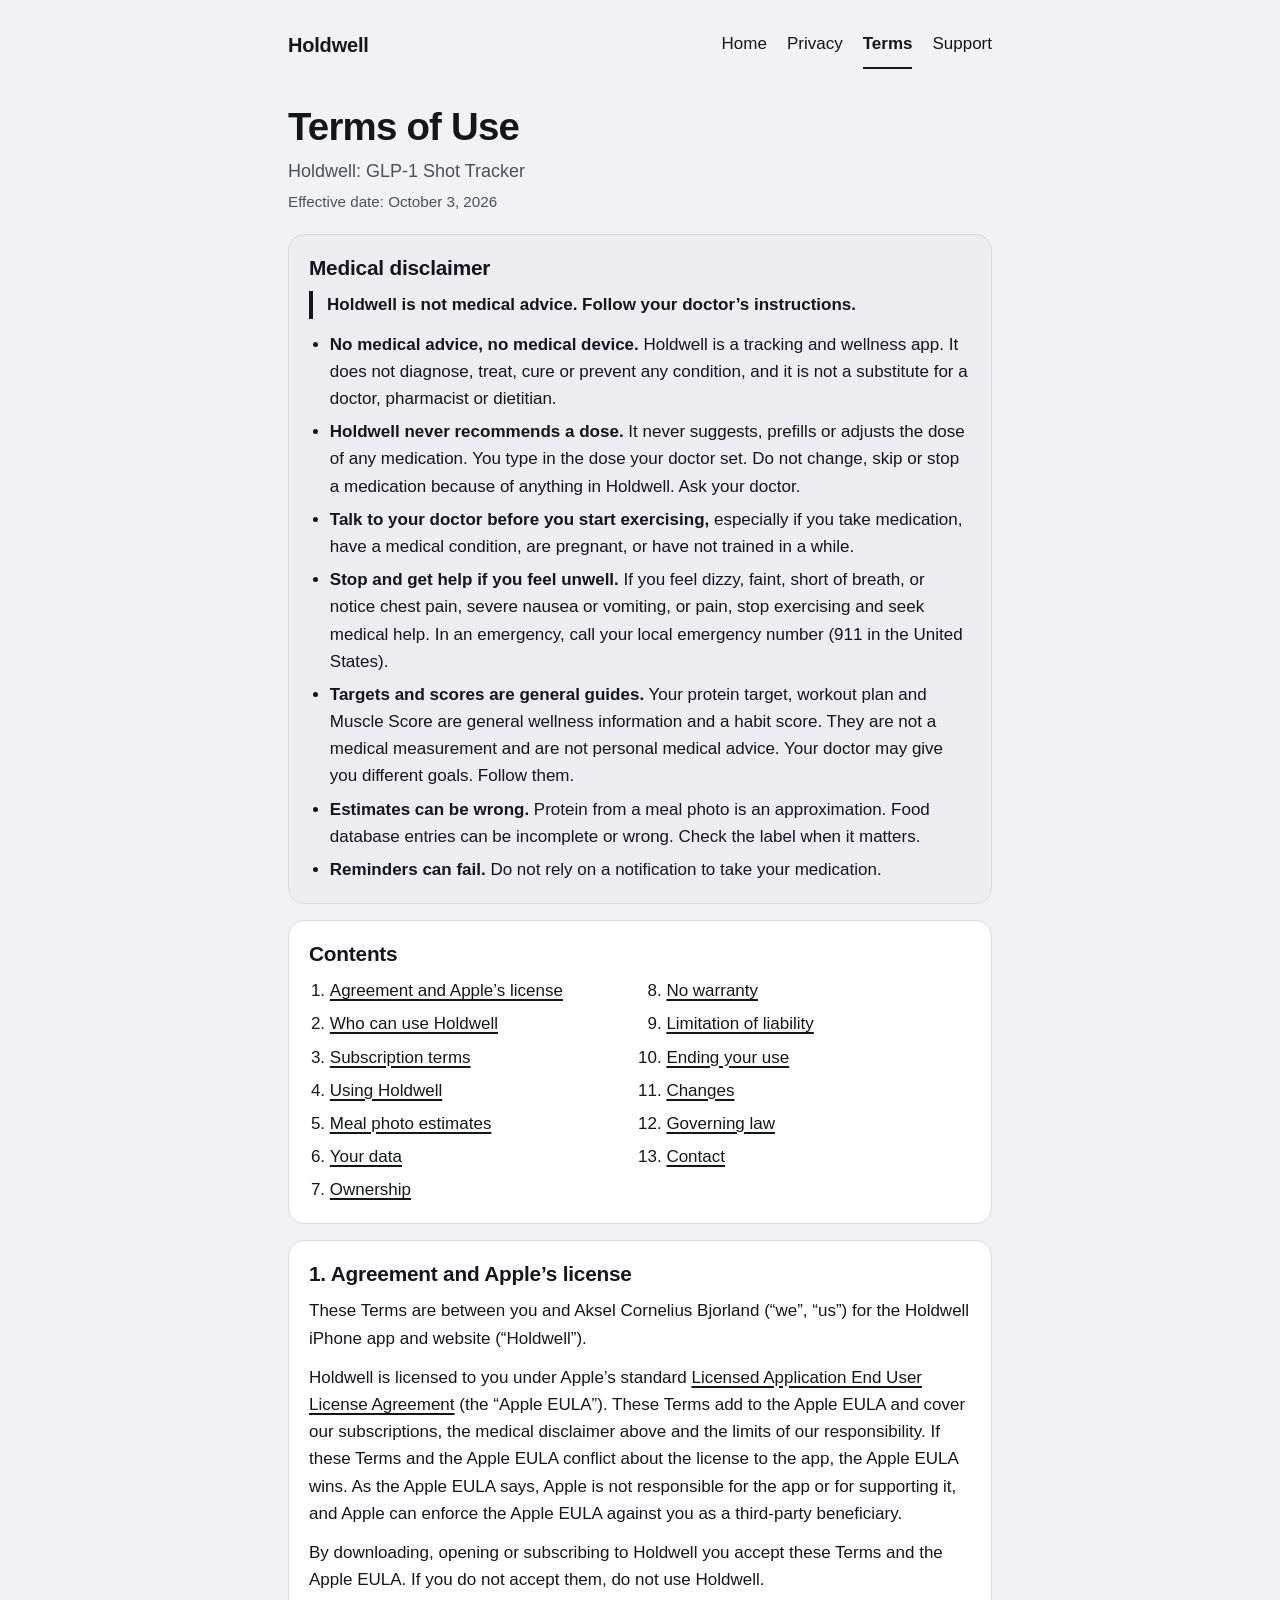
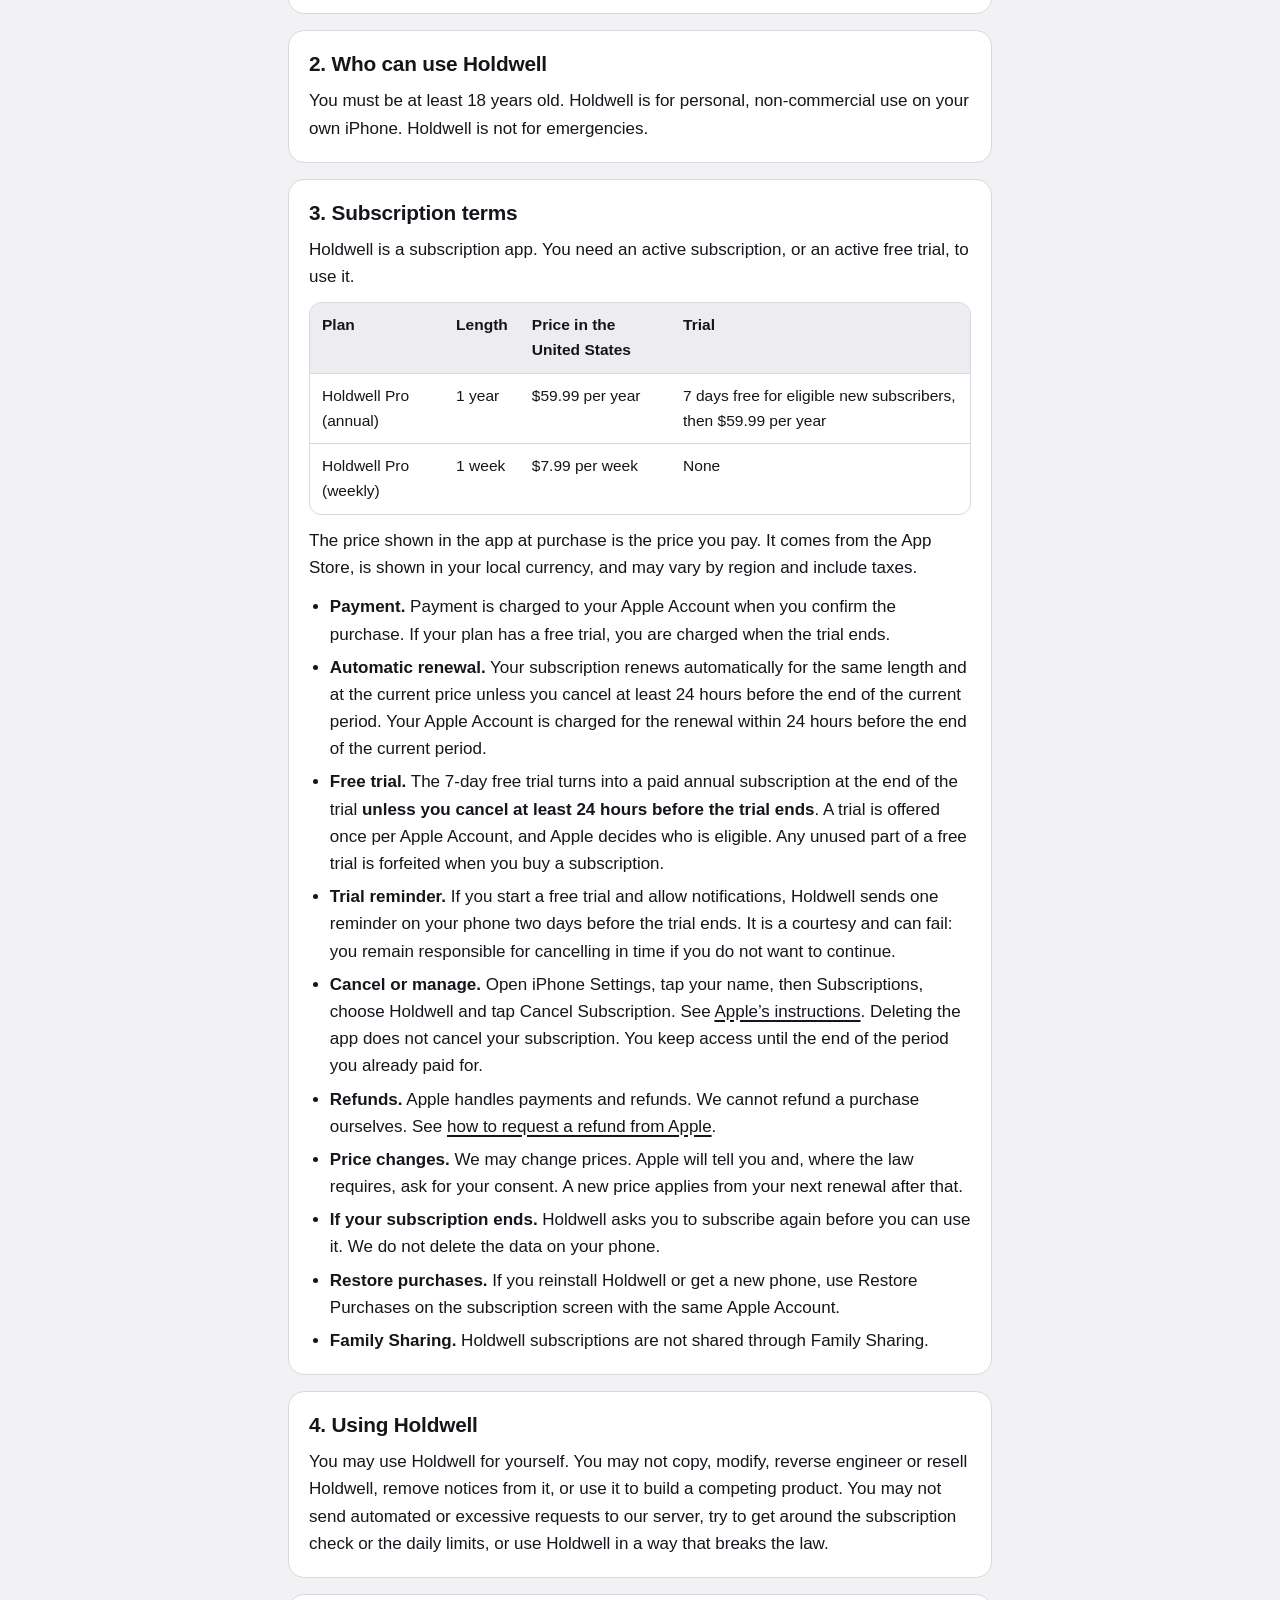
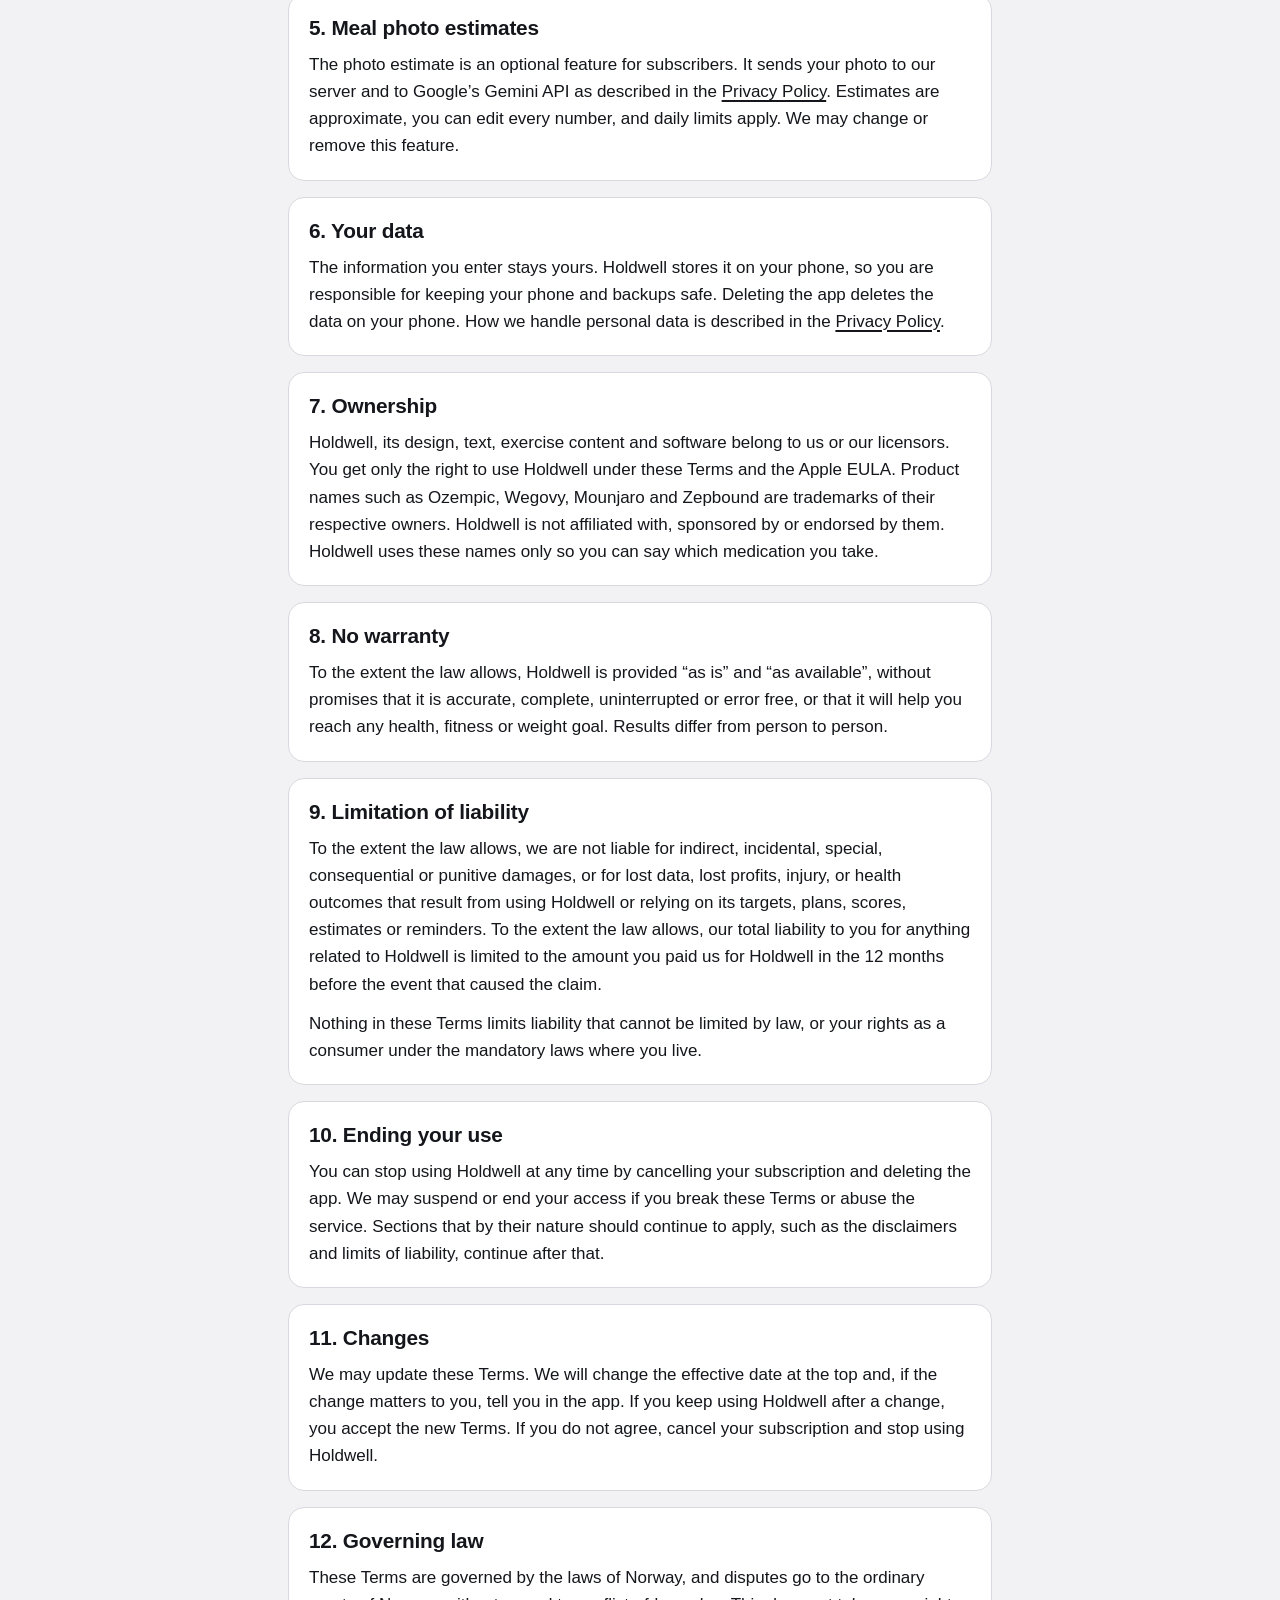
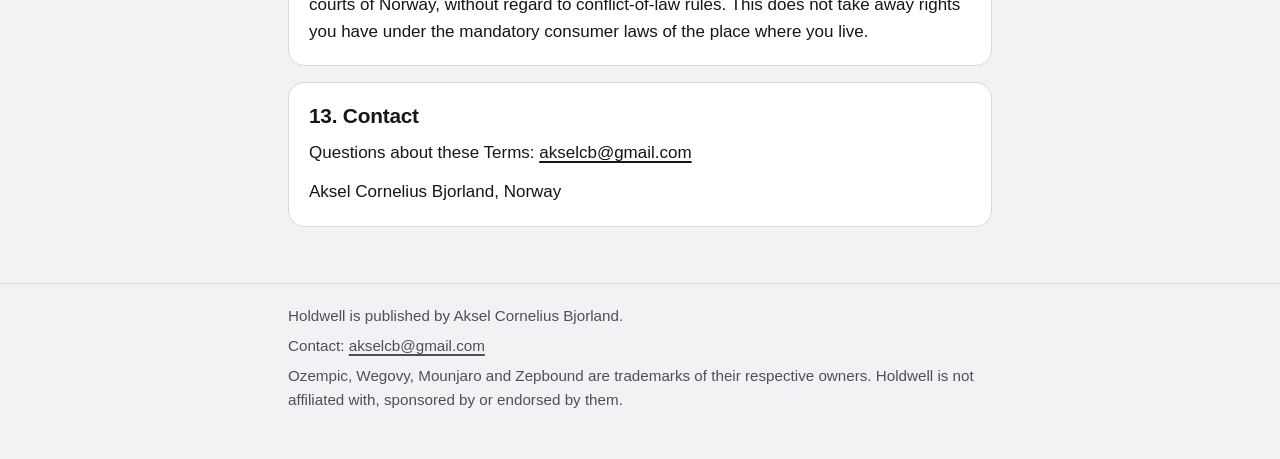
<file: terms.html>
<!doctype html>
<html lang="en">
<head>
<meta charset="utf-8">
<meta name="viewport" content="width=device-width, initial-scale=1">
<title>Terms of Use | Holdwell</title>
<meta name="description" content="Terms of Use for Holdwell: subscription terms, a medical disclaimer, and how these terms work with Apple's standard license agreement.">
<meta name="color-scheme" content="light dark">
<meta name="theme-color" content="#F2F2F5" media="(prefers-color-scheme: light)">
<meta name="theme-color" content="#0A0B0E" media="(prefers-color-scheme: dark)">
<link rel="icon" href="data:image/svg+xml,%3Csvg xmlns='http://www.w3.org/2000/svg' viewBox='0 0 64 64'%3E%3Crect width='64' height='64' rx='14' fill='%2316171c'/%3E%3Cpath d='M51.48 34.48A19.5 19.5 0 0 1 44.53 48.54' stroke='%23323640' stroke-width='7.6' stroke-linecap='round' fill='none'/%3E%3Cpath d='M19.47 48.54A19.5 19.5 0 0 1 22.40 16.63' stroke='%23F2A20C' stroke-width='7.6' stroke-linecap='butt' fill='none'/%3E%3Cpath d='M23.30 16.15A19.5 19.5 0 0 1 46.69 20.78' stroke='%23F0505A' stroke-width='7.6' stroke-linecap='butt' fill='none'/%3E%3Cpath d='M47.35 21.57A19.5 19.5 0 0 1 51.50 33.46' stroke='%231FAE9E' stroke-width='7.6' stroke-linecap='butt' fill='none'/%3E%3Ccircle cx='19.47' cy='48.54' r='3.8' fill='%23F2A20C'/%3E%3Ccircle cx='51.50' cy='33.46' r='3.8' fill='%231FAE9E'/%3E%3C/svg%3E">
<link rel="stylesheet" href="site.css">
</head>
<body>
<a class="skip" href="#main">Skip to content</a>

<header class="site">
  <div class="wrap">
    <a class="brand" href="index.html">Holdwell</a>
    <nav class="site" aria-label="Main">
      <ul>
        <li><a href="index.html">Home</a></li>
        <li><a href="privacy.html">Privacy</a></li>
        <li><a href="terms.html" aria-current="page">Terms</a></li>
        <li><a href="support.html">Support</a></li>
      </ul>
    </nav>
  </div>
</header>

<main id="main">
  <div class="wrap">
    <h1>Terms of Use</h1>
    <p class="lede">Holdwell: GLP-1 Shot Tracker</p>
    <p class="meta">Effective date: <time datetime="2026-10-03">October 3, 2026</time></p>

    <section class="card tint" id="medical" aria-labelledby="h-medical">
      <h2 id="h-medical">Medical disclaimer</h2>
      <p class="callout"><strong>Holdwell is not medical advice. Follow your doctor&rsquo;s instructions.</strong></p>
      <ul>
        <li><strong>No medical advice, no medical device.</strong> Holdwell is a tracking and wellness app. It does not diagnose, treat, cure or prevent any condition, and it is not a substitute for a doctor, pharmacist or dietitian.</li>
        <li><strong>Holdwell never recommends a dose.</strong> It never suggests, prefills or adjusts the dose of any medication. You type in the dose your doctor set. Do not change, skip or stop a medication because of anything in Holdwell. Ask your doctor.</li>
        <li><strong>Talk to your doctor before you start exercising,</strong> especially if you take medication, have a medical condition, are pregnant, or have not trained in a while.</li>
        <li><strong>Stop and get help if you feel unwell.</strong> If you feel dizzy, faint, short of breath, or notice chest pain, severe nausea or vomiting, or pain, stop exercising and seek medical help. In an emergency, call your local emergency number (911 in the United States).</li>
        <li><strong>Targets and scores are general guides.</strong> Your protein target, workout plan and Muscle Score are general wellness information and a habit score. They are not a medical measurement and are not personal medical advice. Your doctor may give you different goals. Follow them.</li>
        <li><strong>Estimates can be wrong.</strong> Protein from a meal photo is an approximation. Food database entries can be incomplete or wrong. Check the label when it matters.</li>
        <li><strong>Reminders can fail.</strong> Do not rely on a notification to take your medication.</li>
      </ul>
    </section>

    <nav class="card toc" aria-labelledby="h-toc">
      <h2 id="h-toc">Contents</h2>
      <ol>
        <li><a href="#agreement">Agreement and Apple&rsquo;s license</a></li>
        <li><a href="#eligibility">Who can use Holdwell</a></li>
        <li><a href="#subscription">Subscription terms</a></li>
        <li><a href="#use">Using Holdwell</a></li>
        <li><a href="#photo">Meal photo estimates</a></li>
        <li><a href="#data">Your data</a></li>
        <li><a href="#ip">Ownership</a></li>
        <li><a href="#warranty">No warranty</a></li>
        <li><a href="#liability">Limitation of liability</a></li>
        <li><a href="#termination">Ending your use</a></li>
        <li><a href="#changes">Changes</a></li>
        <li><a href="#law">Governing law</a></li>
        <li><a href="#contact">Contact</a></li>
      </ol>
    </nav>

    <section class="card" id="agreement" aria-labelledby="h-agreement">
      <h2 id="h-agreement">1. Agreement and Apple&rsquo;s license</h2>
      <p>These Terms are between you and Aksel Cornelius Bjorland (&ldquo;we&rdquo;, &ldquo;us&rdquo;) for the Holdwell iPhone app and website (&ldquo;Holdwell&rdquo;).</p>
      <p>Holdwell is licensed to you under Apple&rsquo;s standard <a href="https://www.apple.com/legal/internet-services/itunes/dev/stdeula/" rel="noopener">Licensed Application End User License Agreement</a> (the &ldquo;Apple EULA&rdquo;). These Terms add to the Apple EULA and cover our subscriptions, the medical disclaimer above and the limits of our responsibility. If these Terms and the Apple EULA conflict about the license to the app, the Apple EULA wins. As the Apple EULA says, Apple is not responsible for the app or for supporting it, and Apple can enforce the Apple EULA against you as a third-party beneficiary.</p>
      <p>By downloading, opening or subscribing to Holdwell you accept these Terms and the Apple EULA. If you do not accept them, do not use Holdwell.</p>
    </section>

    <section class="card" id="eligibility" aria-labelledby="h-eligibility">
      <h2 id="h-eligibility">2. Who can use Holdwell</h2>
      <p>You must be at least 18 years old. Holdwell is for personal, non-commercial use on your own iPhone. Holdwell is not for emergencies.</p>
    </section>

    <section class="card" id="subscription" aria-labelledby="h-subscription">
      <h2 id="h-subscription">3. Subscription terms</h2>
      <p>Holdwell is a subscription app. You need an active subscription, or an active free trial, to use it.</p>
      <div class="table-wrap" role="region" aria-label="Subscription plans" tabindex="0">
        <table>
          <thead>
            <tr><th scope="col">Plan</th><th scope="col">Length</th><th scope="col">Price in the United States</th><th scope="col">Trial</th></tr>
          </thead>
          <tbody>
            <tr><td>Holdwell Pro (annual)</td><td>1 year</td><td>$59.99 per year</td><td>7 days free for eligible new subscribers, then $59.99 per year</td></tr>
            <tr><td>Holdwell Pro (weekly)</td><td>1 week</td><td>$7.99 per week</td><td>None</td></tr>
          </tbody>
        </table>
      </div>
      <p>The price shown in the app at purchase is the price you pay. It comes from the App Store, is shown in your local currency, and may vary by region and include taxes.</p>
      <ul>
        <li><strong>Payment.</strong> Payment is charged to your Apple Account when you confirm the purchase. If your plan has a free trial, you are charged when the trial ends.</li>
        <li><strong>Automatic renewal.</strong> Your subscription renews automatically for the same length and at the current price unless you cancel at least 24 hours before the end of the current period. Your Apple Account is charged for the renewal within 24 hours before the end of the current period.</li>
        <li><strong>Free trial.</strong> The 7-day free trial turns into a paid annual subscription at the end of the trial <strong>unless you cancel at least 24 hours before the trial ends</strong>. A trial is offered once per Apple Account, and Apple decides who is eligible. Any unused part of a free trial is forfeited when you buy a subscription.</li>
        <li><strong>Trial reminder.</strong> If you start a free trial and allow notifications, Holdwell sends one reminder on your phone two days before the trial ends. It is a courtesy and can fail: you remain responsible for cancelling in time if you do not want to continue.</li>
        <li><strong>Cancel or manage.</strong> Open iPhone Settings, tap your name, then Subscriptions, choose Holdwell and tap Cancel Subscription. See <a href="https://support.apple.com/en-us/118428" rel="noopener">Apple&rsquo;s instructions</a>. Deleting the app does not cancel your subscription. You keep access until the end of the period you already paid for.</li>
        <li><strong>Refunds.</strong> Apple handles payments and refunds. We cannot refund a purchase ourselves. See <a href="https://support.apple.com/en-us/118223" rel="noopener">how to request a refund from Apple</a>.</li>
        <li><strong>Price changes.</strong> We may change prices. Apple will tell you and, where the law requires, ask for your consent. A new price applies from your next renewal after that.</li>
        <li><strong>If your subscription ends.</strong> Holdwell asks you to subscribe again before you can use it. We do not delete the data on your phone.</li>
        <li><strong>Restore purchases.</strong> If you reinstall Holdwell or get a new phone, use Restore Purchases on the subscription screen with the same Apple Account.</li>
        <li><strong>Family Sharing.</strong> Holdwell subscriptions are not shared through Family Sharing.</li>
      </ul>
    </section>

    <section class="card" id="use" aria-labelledby="h-use">
      <h2 id="h-use">4. Using Holdwell</h2>
      <p>You may use Holdwell for yourself. You may not copy, modify, reverse engineer or resell Holdwell, remove notices from it, or use it to build a competing product. You may not send automated or excessive requests to our server, try to get around the subscription check or the daily limits, or use Holdwell in a way that breaks the law.</p>
    </section>

    <section class="card" id="photo" aria-labelledby="h-photo">
      <h2 id="h-photo">5. Meal photo estimates</h2>
      <p>The photo estimate is an optional feature for subscribers. It sends your photo to our server and to Google&rsquo;s Gemini API as described in the <a href="privacy.html#meal">Privacy Policy</a>. Estimates are approximate, you can edit every number, and daily limits apply. We may change or remove this feature.</p>
    </section>

    <section class="card" id="data" aria-labelledby="h-data">
      <h2 id="h-data">6. Your data</h2>
      <p>The information you enter stays yours. Holdwell stores it on your phone, so you are responsible for keeping your phone and backups safe. Deleting the app deletes the data on your phone. How we handle personal data is described in the <a href="privacy.html">Privacy Policy</a>.</p>
    </section>

    <section class="card" id="ip" aria-labelledby="h-ip">
      <h2 id="h-ip">7. Ownership</h2>
      <p>Holdwell, its design, text, exercise content and software belong to us or our licensors. You get only the right to use Holdwell under these Terms and the Apple EULA. Product names such as Ozempic, Wegovy, Mounjaro and Zepbound are trademarks of their respective owners. Holdwell is not affiliated with, sponsored by or endorsed by them. Holdwell uses these names only so you can say which medication you take.</p>
    </section>

    <section class="card" id="warranty" aria-labelledby="h-warranty">
      <h2 id="h-warranty">8. No warranty</h2>
      <p>To the extent the law allows, Holdwell is provided &ldquo;as is&rdquo; and &ldquo;as available&rdquo;, without promises that it is accurate, complete, uninterrupted or error free, or that it will help you reach any health, fitness or weight goal. Results differ from person to person.</p>
    </section>

    <section class="card" id="liability" aria-labelledby="h-liability">
      <h2 id="h-liability">9. Limitation of liability</h2>
      <p>To the extent the law allows, we are not liable for indirect, incidental, special, consequential or punitive damages, or for lost data, lost profits, injury, or health outcomes that result from using Holdwell or relying on its targets, plans, scores, estimates or reminders. To the extent the law allows, our total liability to you for anything related to Holdwell is limited to the amount you paid us for Holdwell in the 12 months before the event that caused the claim.</p>
      <p>Nothing in these Terms limits liability that cannot be limited by law, or your rights as a consumer under the mandatory laws where you live.</p>
    </section>

    <section class="card" id="termination" aria-labelledby="h-termination">
      <h2 id="h-termination">10. Ending your use</h2>
      <p>You can stop using Holdwell at any time by cancelling your subscription and deleting the app. We may suspend or end your access if you break these Terms or abuse the service. Sections that by their nature should continue to apply, such as the disclaimers and limits of liability, continue after that.</p>
    </section>

    <section class="card" id="changes" aria-labelledby="h-changes">
      <h2 id="h-changes">11. Changes</h2>
      <p>We may update these Terms. We will change the effective date at the top and, if the change matters to you, tell you in the app. If you keep using Holdwell after a change, you accept the new Terms. If you do not agree, cancel your subscription and stop using Holdwell.</p>
    </section>

    <section class="card" id="law" aria-labelledby="h-law">
      <h2 id="h-law">12. Governing law</h2>
      <p>These Terms are governed by the laws of Norway, and disputes go to the ordinary courts of Norway, without regard to conflict-of-law rules. This does not take away rights you have under the mandatory consumer laws of the place where you live.</p>
    </section>

    <section class="card" id="contact" aria-labelledby="h-contact">
      <h2 id="h-contact">13. Contact</h2>
      <p>Questions about these Terms: <a href="mailto:akselcb@gmail.com">akselcb@gmail.com</a></p>
      <p>Aksel Cornelius Bjorland, Norway</p>
    </section>
  </div>
</main>

<footer class="site">
  <div class="wrap">
    <p>Holdwell is published by Aksel Cornelius Bjorland.</p>
    <p>Contact: <a href="mailto:akselcb@gmail.com">akselcb@gmail.com</a></p>
    <p>Ozempic, Wegovy, Mounjaro and Zepbound are trademarks of their respective owners. Holdwell is not affiliated with, sponsored by or endorsed by them.</p>
  </div>
</footer>
</body>
</html>
</file>
<file: site.css>
/* Holdwell legal pages. System fonts only, no external requests, light and dark. */
:root {
  color-scheme: light dark;
  --bg: #F2F2F5;
  --card: #FFFFFF;
  --ink: #14161B;
  --ink-2: #4B505B;
  --line: #D8D9DF;
  --tint: #ECECF1;
  --focus: #14161B;
  --radius: 16px;
  --font: -apple-system, BlinkMacSystemFont, "SF Pro Text", "Segoe UI", Roboto, "Helvetica Neue", Arial, sans-serif;
  --mono: ui-monospace, SFMono-Regular, Menlo, Consolas, monospace;
}

@media (prefers-color-scheme: dark) {
  :root {
    --bg: #0A0B0E;
    --card: #17181D;
    --ink: #F2F3F5;
    --ink-2: #A9AEB9;
    --line: #2B2D35;
    --tint: #1F2127;
    --focus: #F2F3F5;
  }
}

*, *::before, *::after { box-sizing: border-box; }

html { -webkit-text-size-adjust: 100%; text-size-adjust: 100%; }

body {
  margin: 0;
  background: var(--bg);
  color: var(--ink);
  font-family: var(--font);
  font-size: 1.0625rem;
  line-height: 1.6;
}

.wrap {
  width: 100%;
  max-width: 46rem;
  margin: 0 auto;
  padding: 0 16px;
}

.skip {
  position: absolute;
  left: 16px;
  top: -4rem;
  background: var(--ink);
  color: var(--bg);
  padding: 0.6rem 1rem;
  border-radius: 10px;
  z-index: 10;
}
.skip:focus { top: 12px; }

header.site { padding: 20px 0 8px; }
header.site .wrap {
  display: flex;
  flex-wrap: wrap;
  align-items: center;
  justify-content: space-between;
  gap: 8px 24px;
}
.brand {
  font-weight: 700;
  font-size: 1.25rem;
  letter-spacing: -0.01em;
  color: var(--ink);
  text-decoration: none;
}
nav.site ul {
  display: flex;
  flex-wrap: wrap;
  gap: 4px 20px;
  list-style: none;
  margin: 0;
  padding: 0;
}
nav.site li { margin: 0; }
nav.site a {
  display: inline-block;
  padding: 10px 0;
  color: var(--ink);
  text-decoration: none;
  border-bottom: 2px solid transparent;
}
nav.site a:hover { border-bottom-color: var(--line); }
nav.site a[aria-current="page"] { border-bottom-color: var(--ink); font-weight: 600; }

main { padding: 16px 0 40px; }

h1 {
  font-size: clamp(1.75rem, 5.5vw, 2.4rem);
  line-height: 1.15;
  letter-spacing: -0.02em;
  margin: 12px 0 8px;
}
h2 {
  font-size: 1.3rem;
  line-height: 1.25;
  letter-spacing: -0.01em;
  margin: 0 0 10px;
  scroll-margin-top: 16px;
}
h3 { font-size: 1.05rem; margin: 18px 0 6px; }
p { margin: 0 0 12px; }
ul, ol { margin: 0 0 12px; padding-left: 1.3rem; }
li { margin: 0 0 6px; }
li:last-child { margin-bottom: 0; }

a { color: var(--ink); text-decoration: underline; text-underline-offset: 3px; text-decoration-thickness: 1.5px; }
a:hover { text-decoration-thickness: 2.5px; }
:focus-visible { outline: 3px solid var(--focus); outline-offset: 3px; border-radius: 4px; }

.lede { color: var(--ink-2); font-size: 1.125rem; margin-bottom: 4px; }
.meta { color: var(--ink-2); font-size: 0.95rem; margin-bottom: 20px; }

.card {
  background: var(--card);
  border: 1px solid var(--line);
  border-radius: var(--radius);
  padding: 20px;
  margin: 0 0 16px;
}
.card > :last-child { margin-bottom: 0; }
.card.tint { background: var(--tint); }

.callout {
  border-left: 4px solid var(--ink);
  padding-left: 14px;
  margin: 0 0 12px;
}

.toc ol { columns: 1; margin: 0; }
@media (min-width: 40rem) { .toc ol { columns: 2; column-gap: 32px; } }

.table-wrap {
  overflow-x: auto;
  margin: 0 0 12px;
  border: 1px solid var(--line);
  border-radius: 12px;
}
table { border-collapse: collapse; width: 100%; min-width: 34rem; font-size: 0.97rem; }
th, td { text-align: left; vertical-align: top; padding: 10px 12px; border-bottom: 1px solid var(--line); }
tr:last-child td { border-bottom: 0; }
th { background: var(--tint); font-weight: 600; }

details { border-bottom: 1px solid var(--line); padding: 4px 0; }
details:last-of-type { border-bottom: 0; }
summary { cursor: pointer; font-weight: 600; padding: 10px 0; min-height: 44px; }
details[open] summary { margin-bottom: 2px; }

code, .mono { font-family: var(--mono); font-size: 0.92em; }

.button {
  display: inline-block;
  background: var(--ink);
  color: var(--bg);
  text-decoration: none;
  padding: 12px 20px;
  border-radius: 12px;
  font-weight: 600;
  min-height: 44px;
}
.button:hover { text-decoration: underline; }

footer.site {
  border-top: 1px solid var(--line);
  padding: 20px 0 40px;
  color: var(--ink-2);
  font-size: 0.95rem;
}
footer.site p { margin-bottom: 6px; }
footer.site a { color: var(--ink-2); }

.todo {
  background: var(--tint);
  border: 1px dashed var(--ink-2);
  border-radius: 6px;
  padding: 0 6px;
  font-family: var(--mono);
  font-size: 0.88em;
}

@media (prefers-reduced-motion: no-preference) {
  html { scroll-behavior: smooth; }
}

@media print {
  body { background: #fff; color: #000; }
  .skip, nav.site { display: none; }
  .card { border-color: #999; break-inside: avoid; }
}
</file>
